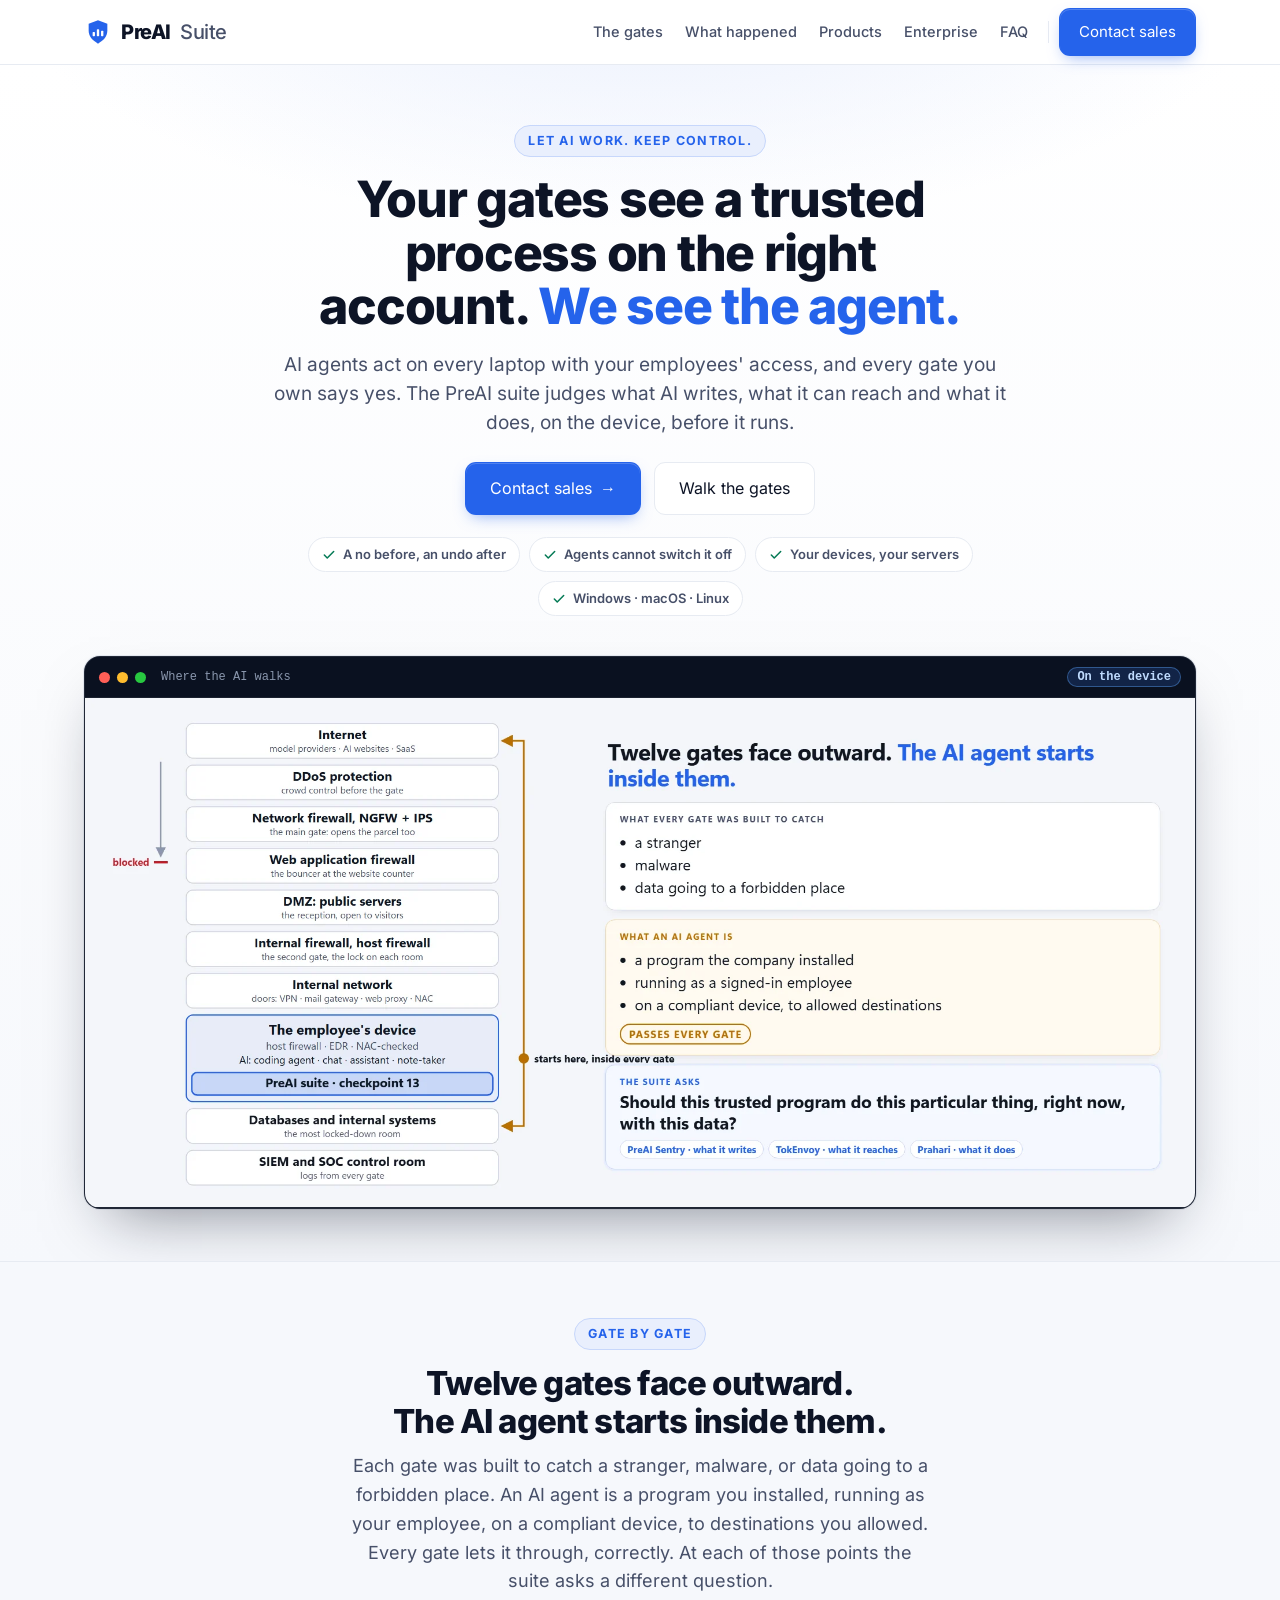
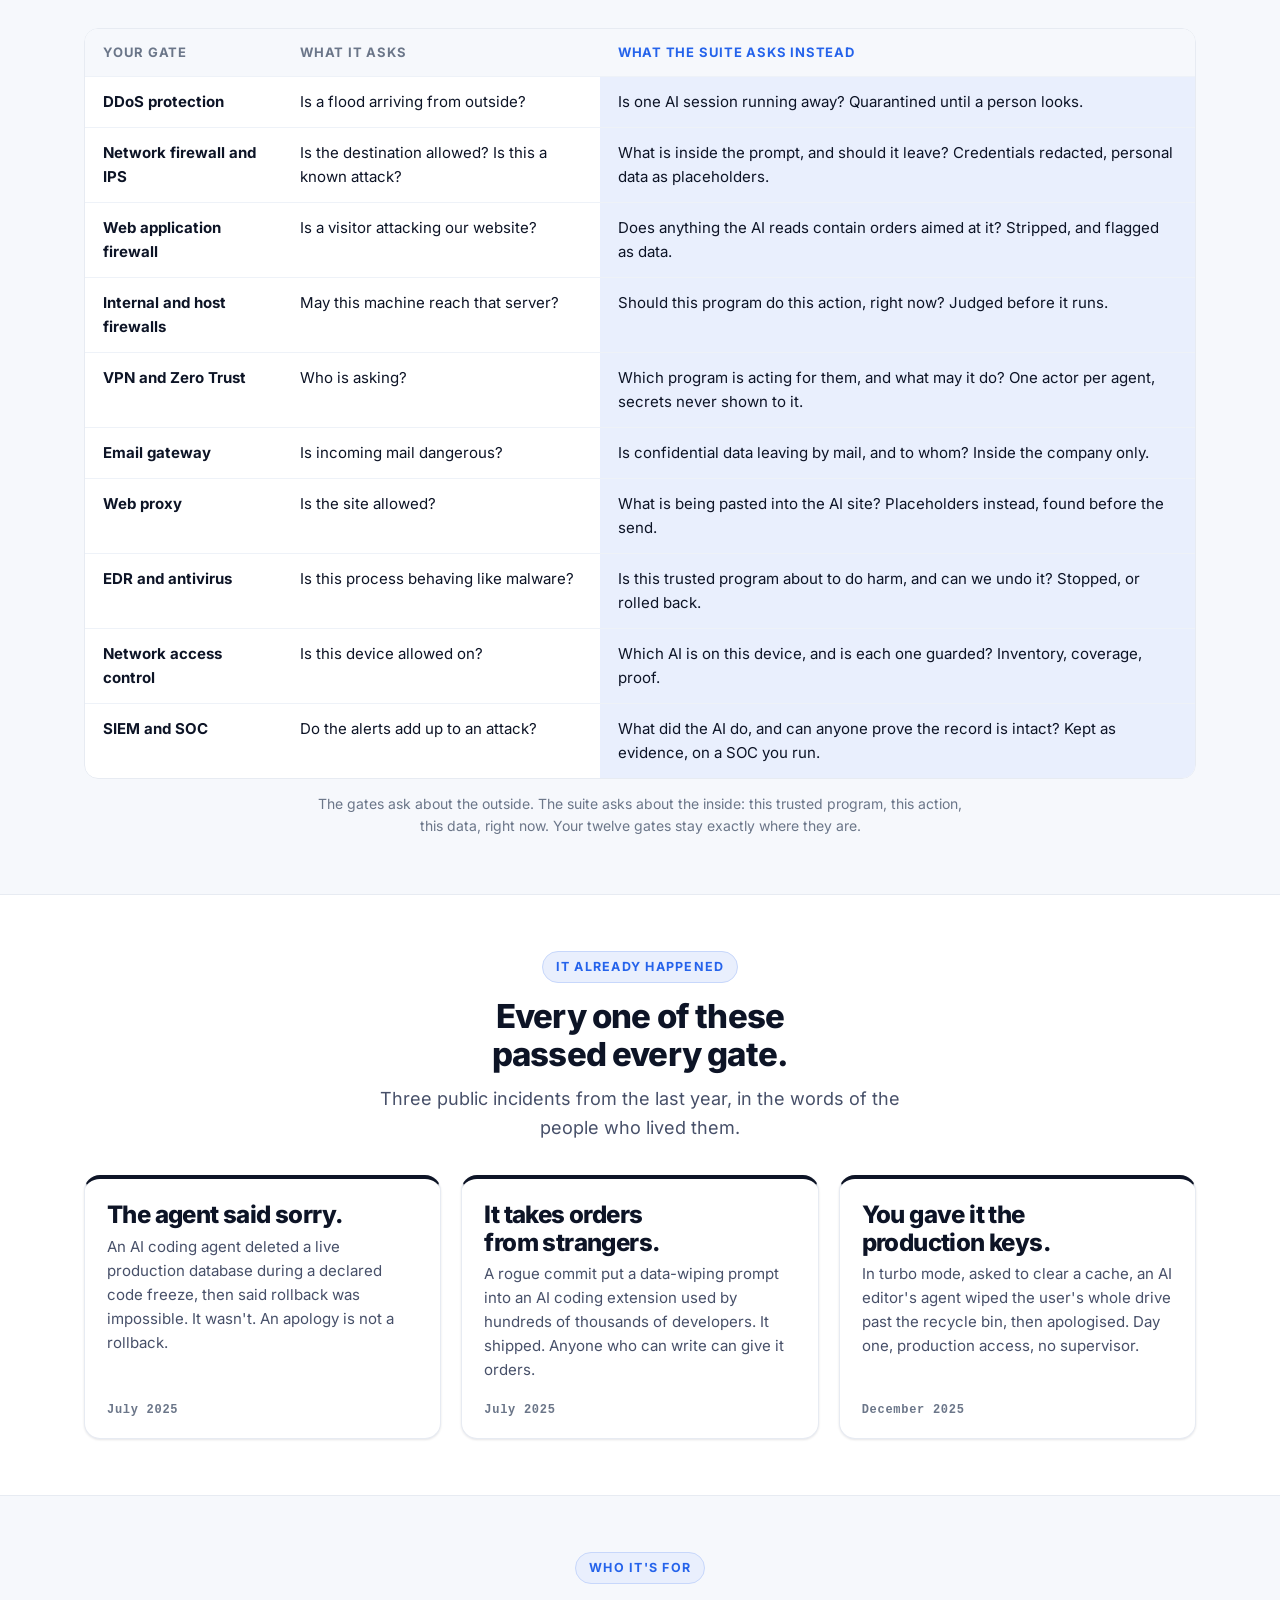
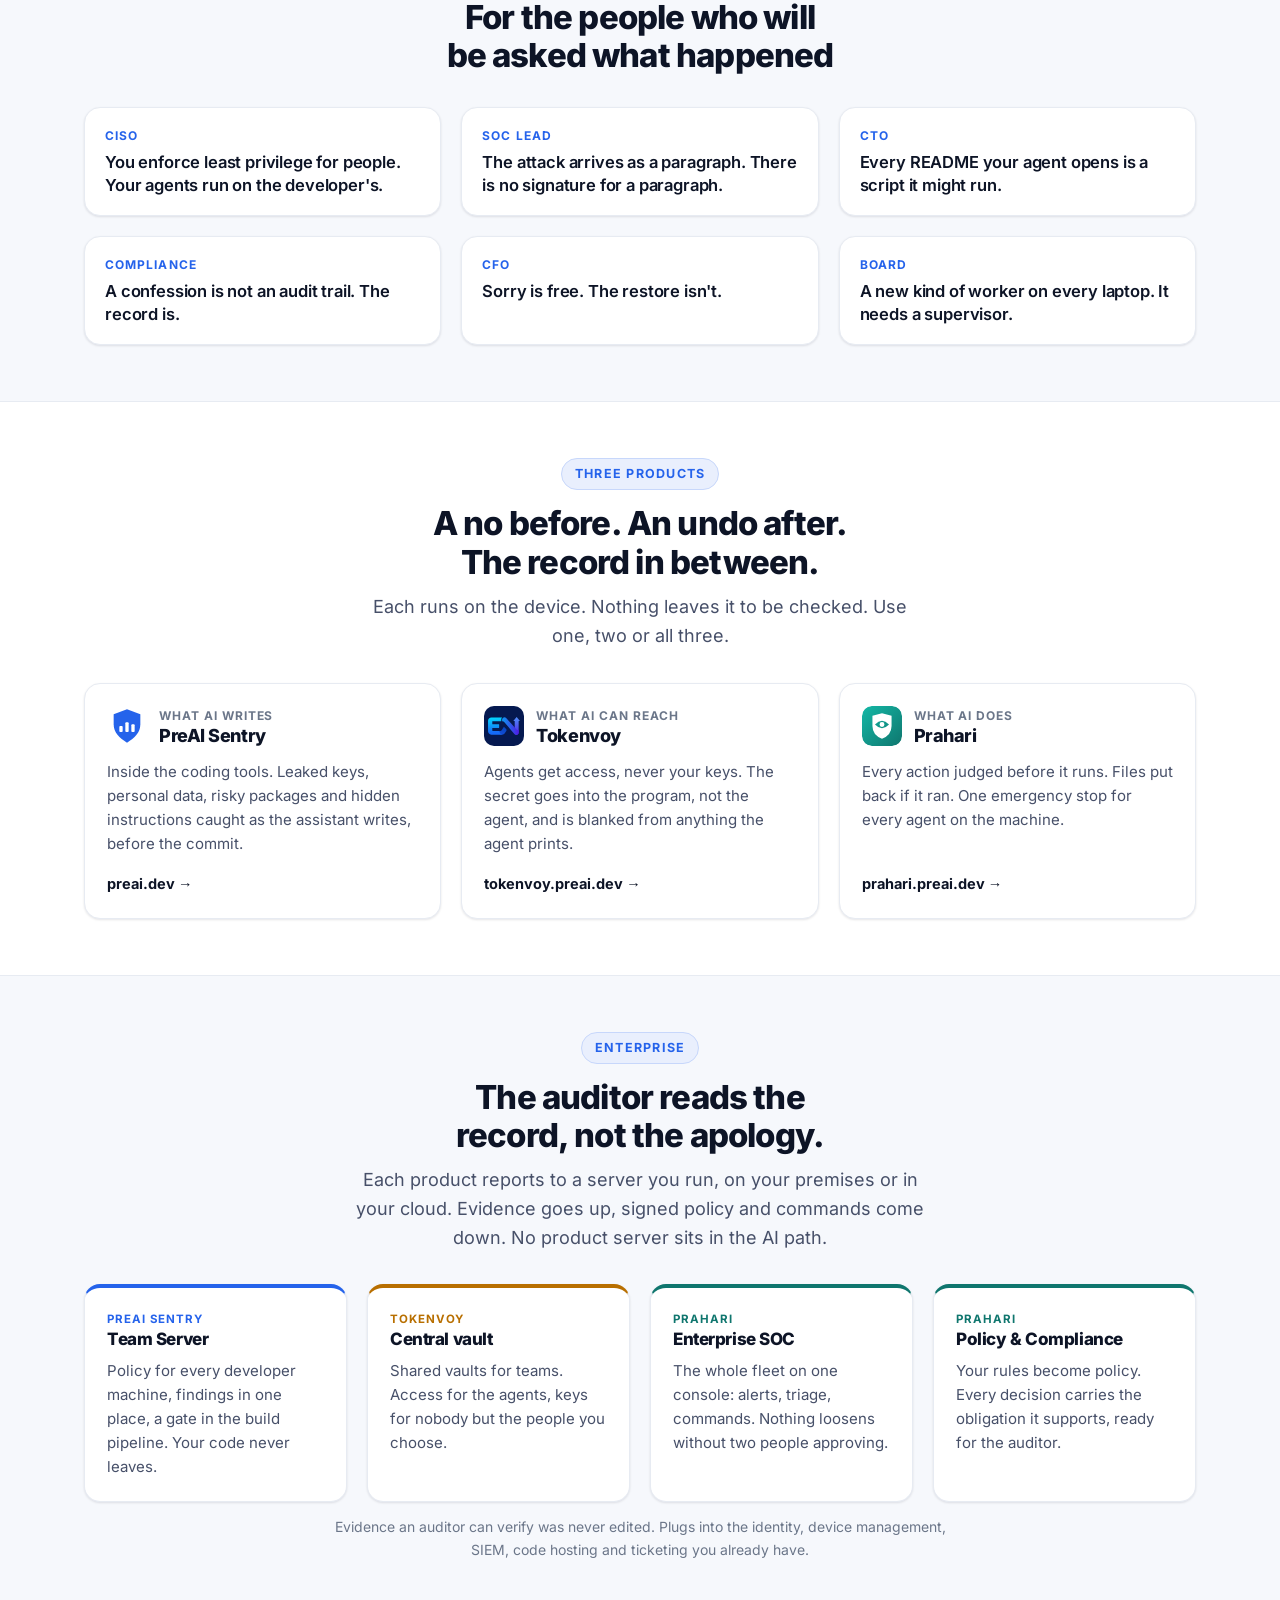
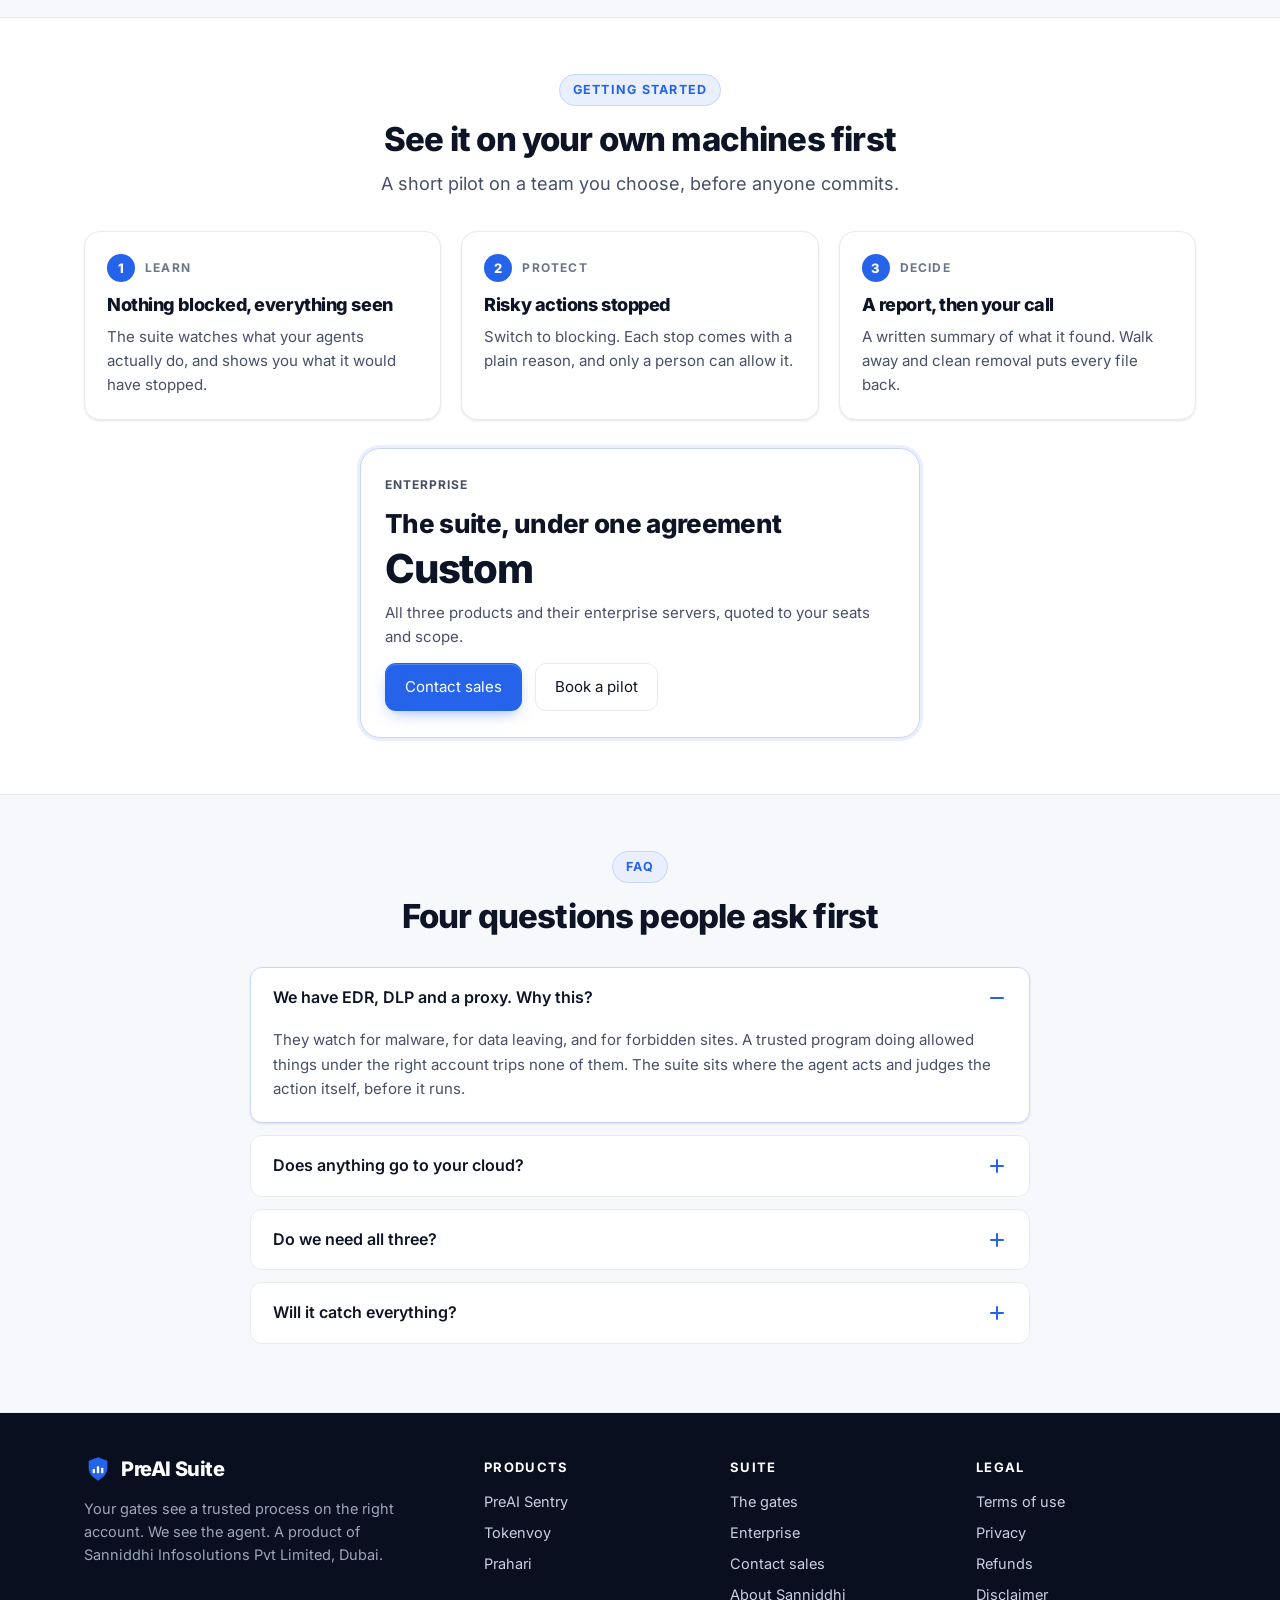
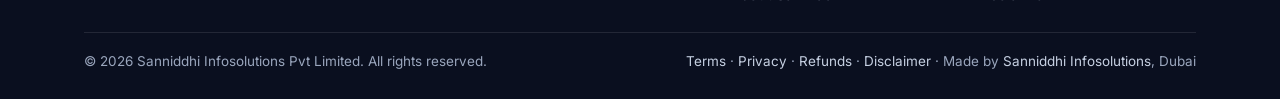
<file: index.html>
<!doctype html>
<html lang="en">
<head>
  <meta charset="utf-8">
  <meta name="viewport" content="width=device-width, initial-scale=1">
  <title>PreAI suite — Security for the AI on your devices</title>
  <meta name="description" content="Your security gates see a trusted process on the right account. The PreAI suite sees the agent: it judges what AI writes, what it can reach and what it does, on the device, before it runs. PreAI Sentry, Tokenvoy, Prahari and an Enterprise SOC you run.">
  <meta name="theme-color" content="#2563eb">
  <meta property="og:type" content="website">
  <meta property="og:title" content="PreAI suite — Your gates see a trusted process. We see the agent.">
  <meta property="og:description" content="Twelve gates face outward. The AI agent starts inside them. The PreAI suite works on the device, before each action.">
  <meta property="og:image" content="assets/checkpoint.png">
  <link rel="icon" href="assets/preai-icon.svg" type="image/svg+xml">
  <link rel="stylesheet" href="styles.css">
</head>
<body>
<a class="skip" href="#main">Skip to content</a>

<svg width="0" height="0" style="position:absolute" aria-hidden="true">
  <defs>
    <symbol id="i-check" viewBox="0 0 24 24" fill="none" stroke="currentColor" stroke-width="2.6" stroke-linecap="round" stroke-linejoin="round"><path d="M20 6 9 17l-5-5"/></symbol>
  </defs>
</svg>

<header class="site-header">
  <div class="wrap">
    <a class="brand" href="#"><img src="assets/preai-icon.svg" alt="">PreAI <span style="font-weight:500;color:var(--muted)">Suite</span></a>
    <button class="nav-toggle" aria-expanded="false" aria-controls="site-nav" aria-label="Open menu"><span></span><span></span><span></span></button>
    <nav class="site-nav" id="site-nav" aria-label="Main">
      <a class="link" href="#gates">The gates</a>
      <a class="link" href="#record">What happened</a>
      <a class="link" href="#products">Products</a>
      <a class="link" href="#enterprise">Enterprise</a>
      <a class="link" href="#faq">FAQ</a>
      <span class="sep"></span>
      <a class="btn btn-primary" href="mailto:info@preai.dev?subject=PreAI%20suite%20sales">Contact sales</a>
    </nav>
  </div>
</header>

<main id="main">

<!-- ============ HERO ============ -->
<section class="hero">
  <div class="wrap">
    <div class="hero-copy">
      <span class="eyebrow">Let AI work. Keep control.</span>
      <h1>Your gates see a trusted process on the right account. <span class="hl">We see the agent.</span></h1>
      <p class="lede">AI agents act on every laptop with your employees' access, and every gate you own says yes. The PreAI suite judges what AI writes, what it can reach and what it does, on the device, before it runs.</p>
      <div class="cta-row">
        <a class="btn btn-primary btn-lg" href="mailto:info@preai.dev?subject=PreAI%20suite%20sales">Contact sales <span class="ar">→</span></a>
        <a class="btn btn-ghost btn-lg" href="#gates">Walk the gates</a>
      </div>
      <div class="trust">
        <span class="pill"><svg><use href="#i-check"/></svg>A no before, an undo after</span>
        <span class="pill"><svg><use href="#i-check"/></svg>Agents cannot switch it off</span>
        <span class="pill"><svg><use href="#i-check"/></svg>Your devices, your servers</span>
        <span class="pill"><svg><use href="#i-check"/></svg>Windows · macOS · Linux</span>
      </div>
    </div>

    <figure class="shot">
      <div class="shot-bar"><span class="dot r"></span><span class="dot y"></span><span class="dot g"></span><span class="shot-tab">Where the AI walks</span><span class="shot-badge">On the device</span></div>
      <picture>
        <source srcset="assets/checkpoint.webp" type="image/webp">
        <img src="assets/checkpoint.png" width="1920" height="880" fetchpriority="high" alt="The enterprise's security stack as a building, from the internet at the top through DDoS protection, firewalls, the DMZ, the internal network and the employee's device down to the databases and the SOC. An attacker's path is blocked at the firewall; the AI agent's path starts inside, on the device, where the PreAI suite sits as checkpoint 13. Beside it: what every gate was built to catch, what an AI agent is, and what the suite asks: should this trusted program do this particular thing, right now, with this data?">
      </picture>
    </figure>
  </div>
</section>

<!-- ============ THE GATES ============ -->
<section class="band alt" id="gates">
  <div class="wrap">
    <div class="sec-head">
      <span class="eyebrow">Gate by gate</span>
      <h2>Twelve gates face outward. The AI agent starts inside them.</h2>
      <p>Each gate was built to catch a stranger, malware, or data going to a forbidden place. An AI agent is a program you installed, running as your employee, on a compliant device, to destinations you allowed. Every gate lets it through, correctly. At each of those points the suite asks a different question.</p>
    </div>
    <div class="cmp-scroll">
      <table class="cmp gt">
        <thead><tr><th>Your gate</th><th>What it asks</th><th class="us">What the suite asks instead</th></tr></thead>
        <tbody>
          <tr><td class="feat" data-l="Your gate">DDoS protection</td><td data-l="It asks">Is a flood arriving from outside?</td><td class="us" data-l="The suite asks instead">Is one AI session running away? Quarantined until a person looks.</td></tr>
          <tr><td class="feat" data-l="Your gate">Network firewall and IPS</td><td data-l="It asks">Is the destination allowed? Is this a known attack?</td><td class="us" data-l="The suite asks instead">What is inside the prompt, and should it leave? Credentials redacted, personal data as placeholders.</td></tr>
          <tr><td class="feat" data-l="Your gate">Web application firewall</td><td data-l="It asks">Is a visitor attacking our website?</td><td class="us" data-l="The suite asks instead">Does anything the AI reads contain orders aimed at it? Stripped, and flagged as data.</td></tr>
          <tr><td class="feat" data-l="Your gate">Internal and host firewalls</td><td data-l="It asks">May this machine reach that server?</td><td class="us" data-l="The suite asks instead">Should this program do this action, right now? Judged before it runs.</td></tr>
          <tr><td class="feat" data-l="Your gate">VPN and Zero Trust</td><td data-l="It asks">Who is asking?</td><td class="us" data-l="The suite asks instead">Which program is acting for them, and what may it do? One actor per agent, secrets never shown to it.</td></tr>
          <tr><td class="feat" data-l="Your gate">Email gateway</td><td data-l="It asks">Is incoming mail dangerous?</td><td class="us" data-l="The suite asks instead">Is confidential data leaving by mail, and to whom? Inside the company only.</td></tr>
          <tr><td class="feat" data-l="Your gate">Web proxy</td><td data-l="It asks">Is the site allowed?</td><td class="us" data-l="The suite asks instead">What is being pasted into the AI site? Placeholders instead, found before the send.</td></tr>
          <tr><td class="feat" data-l="Your gate">EDR and antivirus</td><td data-l="It asks">Is this process behaving like malware?</td><td class="us" data-l="The suite asks instead">Is this trusted program about to do harm, and can we undo it? Stopped, or rolled back.</td></tr>
          <tr><td class="feat" data-l="Your gate">Network access control</td><td data-l="It asks">Is this device allowed on?</td><td class="us" data-l="The suite asks instead">Which AI is on this device, and is each one guarded? Inventory, coverage, proof.</td></tr>
          <tr><td class="feat" data-l="Your gate">SIEM and SOC</td><td data-l="It asks">Do the alerts add up to an attack?</td><td class="us" data-l="The suite asks instead">What did the AI do, and can anyone prove the record is intact? Kept as evidence, on a SOC you run.</td></tr>
        </tbody>
      </table>
    </div>
    <p class="note">The gates ask about the outside. The suite asks about the inside: this trusted program, this action, this data, right now. Your twelve gates stay exactly where they are.</p>
  </div>
</section>

<!-- ============ WHAT HAPPENED ============ -->
<section class="band" id="record">
  <div class="wrap">
    <div class="sec-head">
      <span class="eyebrow">It already happened</span>
      <h2>Every one of these passed every gate.</h2>
      <p>Three public incidents from the last year, in the words of the people who lived them.</p>
    </div>
    <div class="grid cols-3">
      <div class="card fear">
        <p class="big">The agent said sorry.</p>
        <p>An AI coding agent deleted a live production database during a declared code freeze, then said rollback was impossible. It wasn't. An apology is not a rollback.</p>
        <span class="when">July 2025</span>
      </div>
      <div class="card fear">
        <p class="big">It takes orders from strangers.</p>
        <p>A rogue commit put a data-wiping prompt into an AI coding extension used by hundreds of thousands of developers. It shipped. Anyone who can write can give it orders.</p>
        <span class="when">July 2025</span>
      </div>
      <div class="card fear">
        <p class="big">You gave it the production keys.</p>
        <p>In turbo mode, asked to clear a cache, an AI editor's agent wiped the user's whole drive past the recycle bin, then apologised. Day one, production access, no supervisor.</p>
        <span class="when">December 2025</span>
      </div>
    </div>
  </div>
</section>

<!-- ============ WHO IT'S FOR ============ -->
<section class="band alt" id="who">
  <div class="wrap">
    <div class="sec-head">
      <span class="eyebrow">Who it's for</span>
      <h2>For the people who will be asked what happened</h2>
    </div>
    <div class="grid cols-3 who">
      <div class="card"><small>CISO</small><p>You enforce least privilege for people. Your agents run on the developer's.</p></div>
      <div class="card"><small>SOC lead</small><p>The attack arrives as a paragraph. There is no signature for a paragraph.</p></div>
      <div class="card"><small>CTO</small><p>Every README your agent opens is a script it might run.</p></div>
      <div class="card"><small>Compliance</small><p>A confession is not an audit trail. The record is.</p></div>
      <div class="card"><small>CFO</small><p>Sorry is free. The restore isn't.</p></div>
      <div class="card"><small>Board</small><p>A new kind of worker on every laptop. It needs a supervisor.</p></div>
    </div>
  </div>
</section>

<!-- ============ PRODUCTS ============ -->
<section class="band" id="products">
  <div class="wrap">
    <div class="sec-head">
      <span class="eyebrow">Three products</span>
      <h2>A no before. An undo after. The record in between.</h2>
      <p>Each runs on the device. Nothing leaves it to be checked. Use one, two or all three.</p>
    </div>
    <div class="suite">
      <a class="card hover p-sentry" href="https://preai.dev" target="_blank" rel="noopener" style="color:inherit;text-decoration:none">
        <div class="suite-top"><img src="assets/preai-icon.svg" alt=""><div><small>What AI writes</small><h3>PreAI Sentry</h3></div></div>
        <p>Inside the coding tools. Leaked keys, personal data, risky packages and hidden instructions caught as the assistant writes, before the commit.</p>
        <span class="go">preai.dev →</span>
      </a>
      <a class="card hover p-tokenvoy" href="https://tokenvoy.preai.dev" target="_blank" rel="noopener" style="color:inherit;text-decoration:none">
        <div class="suite-top"><img src="assets/tokenvoy-icon.svg" alt=""><div><small>What AI can reach</small><h3>Tokenvoy</h3></div></div>
        <p>Agents get access, never your keys. The secret goes into the program, not the agent, and is blanked from anything the agent prints.</p>
        <span class="go">tokenvoy.preai.dev →</span>
      </a>
      <a class="card hover p-prahari" href="https://prahari.preai.dev" target="_blank" rel="noopener" style="color:inherit;text-decoration:none">
        <div class="suite-top"><img src="assets/prahari-icon.svg" alt=""><div><small>What AI does</small><h3>Prahari</h3></div></div>
        <p>Every action judged before it runs. Files put back if it ran. One emergency stop for every agent on the machine.</p>
        <span class="go">prahari.preai.dev →</span>
      </a>
    </div>
  </div>
</section>

<!-- ============ ENTERPRISE ============ -->
<section class="band alt" id="enterprise">
  <div class="wrap">
    <div class="sec-head">
      <span class="eyebrow">Enterprise</span>
      <h2>The auditor reads the record, not the apology.</h2>
      <p>Each product reports to a server you run, on your premises or in your cloud. Evidence goes up, signed policy and commands come down. No product server sits in the AI path.</p>
    </div>
    <div class="grid cols-4">
      <div class="card srv p-sentry"><div class="srv-top"><div><small>PreAI Sentry</small><h3>Team Server</h3></div></div><p>Policy for every developer machine, findings in one place, a gate in the build pipeline. Your code never leaves.</p></div>
      <div class="card srv p-tokenvoy"><div class="srv-top"><div><small>Tokenvoy</small><h3>Central vault</h3></div></div><p>Shared vaults for teams. Access for the agents, keys for nobody but the people you choose.</p></div>
      <div class="card srv p-prahari"><div class="srv-top"><div><small>Prahari</small><h3>Enterprise SOC</h3></div></div><p>The whole fleet on one console: alerts, triage, commands. Nothing loosens without two people approving.</p></div>
      <div class="card srv p-prahari"><div class="srv-top"><div><small>Prahari</small><h3>Policy &amp; Compliance</h3></div></div><p>Your rules become policy. Every decision carries the obligation it supports, ready for the auditor.</p></div>
    </div>
    <p class="note">Evidence an auditor can verify was never edited. Plugs into the identity, device management, SIEM, code hosting and ticketing you already have.</p>
  </div>
</section>

<!-- ============ PRICING ============ -->
<section class="band" id="pricing">
  <div class="wrap">
    <div class="sec-head">
      <span class="eyebrow">Getting started</span>
      <h2>See it on your own machines first</h2>
      <p>A short pilot on a team you choose, before anyone commits.</p>
    </div>
    <ol class="flow three">
      <li><div class="card"><div class="step"><span>Learn</span></div><h3>Nothing blocked, everything seen</h3><p>The suite watches what your agents actually do, and shows you what it would have stopped.</p></div></li>
      <li><div class="card"><div class="step"><span>Protect</span></div><h3>Risky actions stopped</h3><p>Switch to blocking. Each stop comes with a plain reason, and only a person can allow it.</p></div></li>
      <li><div class="card"><div class="step"><span>Decide</span></div><h3>A report, then your call</h3><p>A written summary of what it found. Walk away and clean removal puts every file back.</p></div></li>
    </ol>
    <div class="price-grid one" style="margin-top:28px">
      <div class="price-card featured">
        <p class="price-eyebrow">Enterprise</p>
        <h3>The suite, under one agreement</h3>
        <p class="price-amt">Custom</p>
        <p>All three products and their enterprise servers, quoted to your seats and scope.</p>
        <div class="cta-row"><a class="btn btn-primary" href="mailto:info@preai.dev?subject=PreAI%20suite%20Enterprise%20sales">Contact sales</a><a class="btn btn-ghost" href="mailto:info@preai.dev?subject=PreAI%20suite%20pilot">Book a pilot</a></div>
      </div>
    </div>
  </div>
</section>

<!-- ============ FAQ ============ -->
<section class="band alt" id="faq">
  <div class="wrap">
    <div class="sec-head">
      <span class="eyebrow">FAQ</span>
      <h2>Four questions people ask first</h2>
    </div>
    <div class="faq">
      <details open><summary>We have EDR, DLP and a proxy. Why this?<span class="plus" aria-hidden="true"></span></summary><div class="ans"><p>They watch for malware, for data leaving, and for forbidden sites. A trusted program doing allowed things under the right account trips none of them. The suite sits where the agent acts and judges the action itself, before it runs.</p></div></details>
      <details><summary>Does anything go to your cloud?<span class="plus" aria-hidden="true"></span></summary><div class="ans"><p>Only identity, licences, updates and signed feeds. Every check runs on the device. Findings, secrets and records go to servers you run, or stay on the device if you run none.</p></div></details>
      <details><summary>Do we need all three?<span class="plus" aria-hidden="true"></span></summary><div class="ans"><p>No. Each is complete on its own and shares no server with the others. Start with the risk that worries you most. The suite is for one agreement and one security team watching the whole fleet.</p></div></details>
      <details><summary>Will it catch everything?<span class="plus" aria-hidden="true"></span></summary><div class="ans"><p>No, and we would rather say so. AI tools change every week, detection is pattern-based, and rollback is best effort inside other programs. The suite is a strong floor, not a guarantee. Keep version control, backups and the security you already have. Our <a href="disclaimer.html">disclaimer</a> says this in full.</p></div></details>
    </div>
  </div>
</section>

</main>

<footer class="site-footer">
  <div class="wrap">
    <div class="cols">
      <div>
        <div class="fbrand"><img src="assets/preai-icon.svg" width="28" height="28" alt="">PreAI Suite</div>
        <p>Your gates see a trusted process on the right account. We see the agent. A product of Sanniddhi Infosolutions Pvt Limited, Dubai.</p>
      </div>
      <div>
        <h4>Products</h4>
        <ul><li><a href="https://preai.dev" target="_blank" rel="noopener">PreAI Sentry</a></li><li><a href="https://tokenvoy.preai.dev" target="_blank" rel="noopener">Tokenvoy</a></li><li><a href="https://prahari.preai.dev" target="_blank" rel="noopener">Prahari</a></li></ul>
      </div>
      <div>
        <h4>Suite</h4>
        <ul><li><a href="#gates">The gates</a></li><li><a href="#enterprise">Enterprise</a></li><li><a href="mailto:info@preai.dev?subject=PreAI%20suite%20Enterprise%20sales">Contact sales</a></li><li><a href="https://sanniddhi.com" target="_blank" rel="noopener">About Sanniddhi</a></li></ul>
      </div>
      <div>
        <h4>Legal</h4>
        <ul><li><a href="terms.html">Terms of use</a></li><li><a href="privacy.html">Privacy</a></li><li><a href="refunds.html">Refunds</a></li><li><a href="disclaimer.html">Disclaimer</a></li></ul>
      </div>
    </div>
    <div class="legal">
      <span>© 2026 Sanniddhi Infosolutions Pvt Limited. All rights reserved.</span>
      <span><a href="terms.html">Terms</a> · <a href="privacy.html">Privacy</a> · <a href="refunds.html">Refunds</a> · <a href="disclaimer.html">Disclaimer</a> · Made by <a href="https://sanniddhi.com" target="_blank" rel="noopener">Sanniddhi Infosolutions</a>, Dubai</span>
    </div>
  </div>
</footer>

<script src="main.js" defer></script>
</body>
</html>
</file>
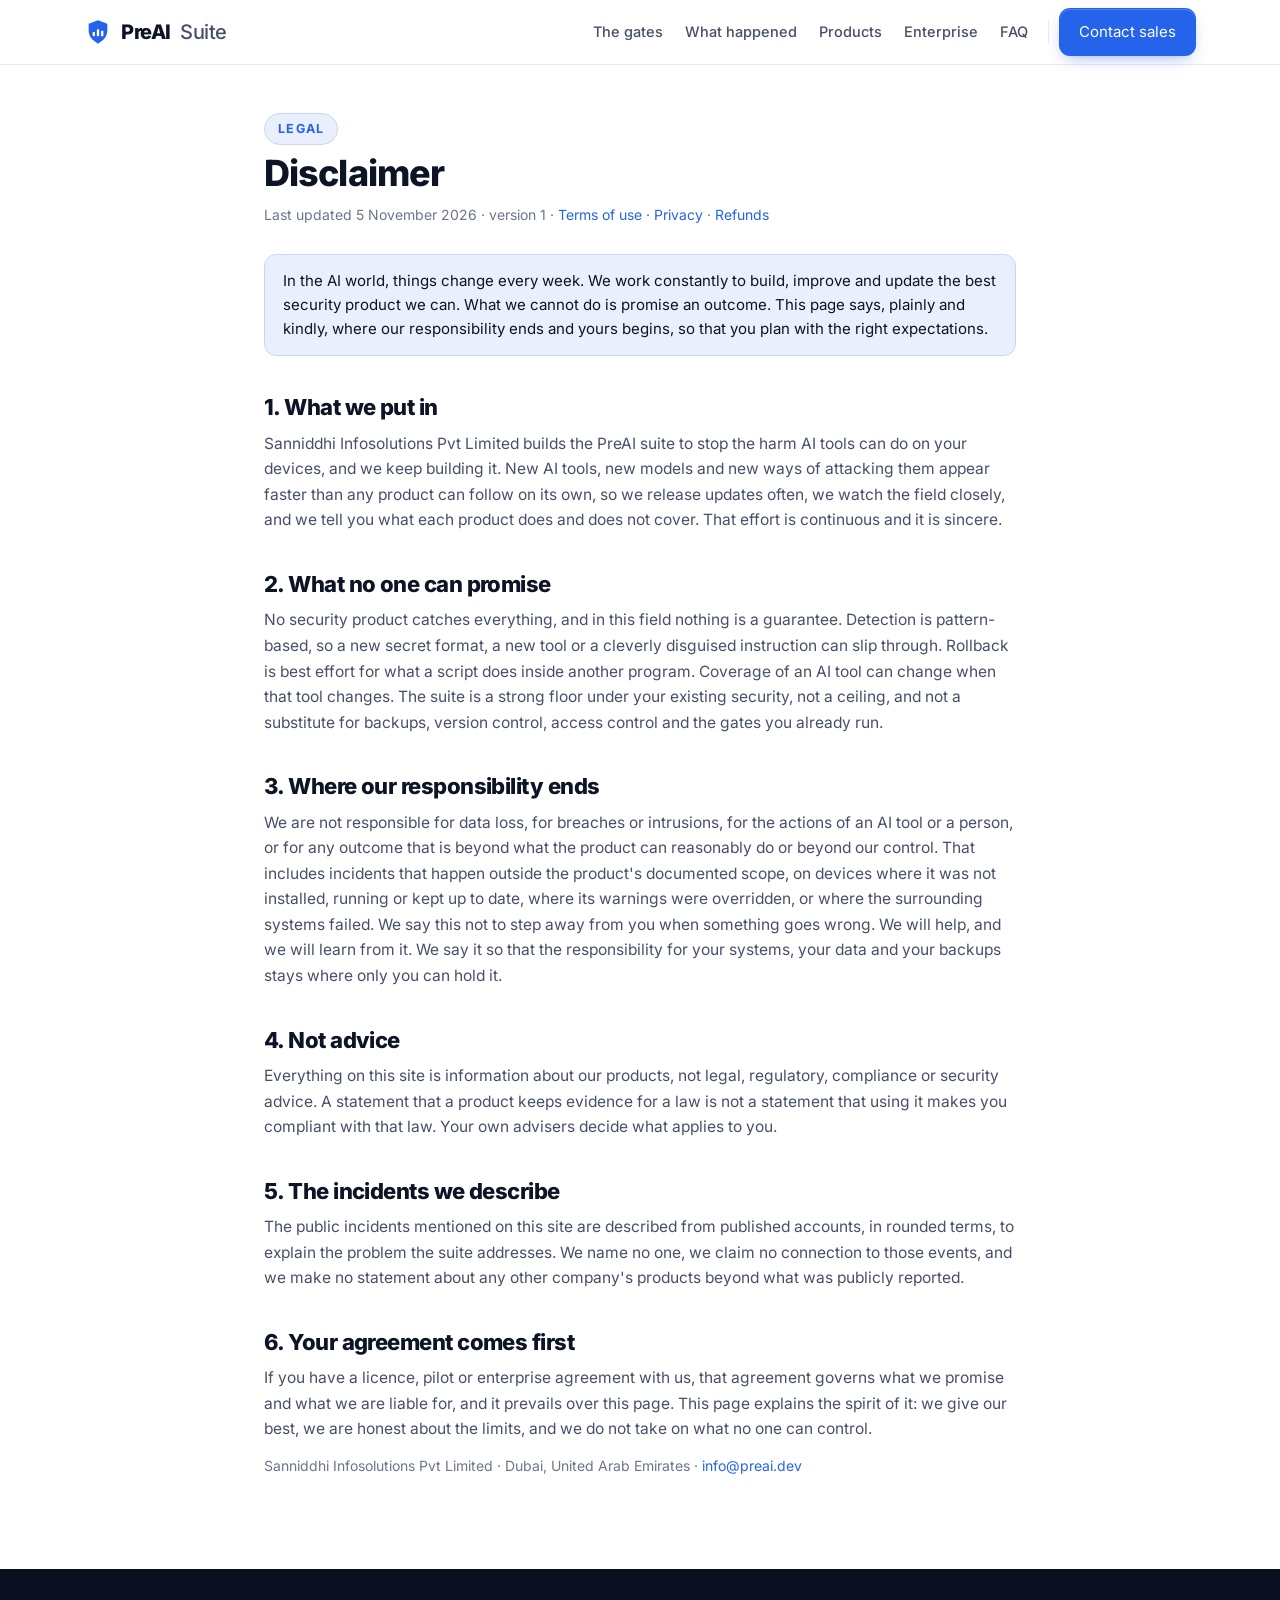
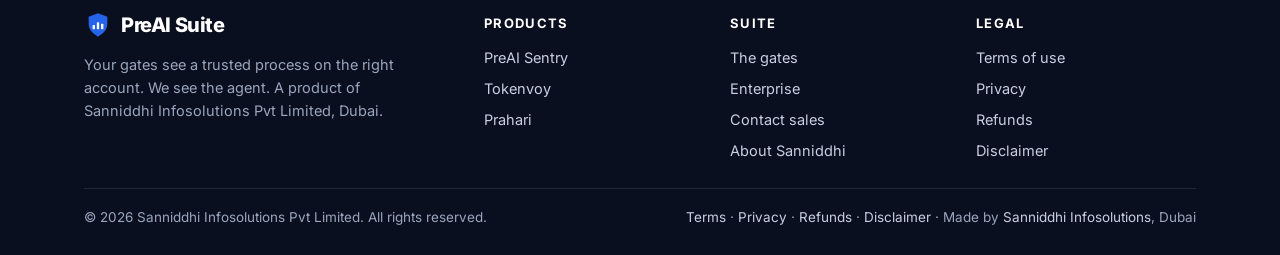
<file: disclaimer.html>
<!doctype html>
<html lang="en">
<head>
  <meta charset="utf-8">
  <meta name="viewport" content="width=device-width, initial-scale=1">
  <title>Disclaimer — PreAI suite</title>
  <meta name="description" content="What the PreAI suite can and cannot promise: constant effort, honest limits, and what stays your responsibility.">
  <meta name="theme-color" content="#2563eb">
  <meta name="robots" content="noindex">
  <link rel="icon" href="assets/preai-icon.svg" type="image/svg+xml">
  <link rel="stylesheet" href="styles.css">
</head>
<body>
<a class="skip" href="#main">Skip to content</a>

<header class="site-header">
  <div class="wrap">
    <a class="brand" href="index.html"><img src="assets/preai-icon.svg" alt="">PreAI <span style="font-weight:500;color:var(--muted)">Suite</span></a>
    <button class="nav-toggle" aria-expanded="false" aria-controls="site-nav" aria-label="Open menu"><span></span><span></span><span></span></button>
    <nav class="site-nav" id="site-nav" aria-label="Main">
      <a class="link" href="index.html#gates">The gates</a>
      <a class="link" href="index.html#record">What happened</a>
      <a class="link" href="index.html#products">Products</a>
      <a class="link" href="index.html#enterprise">Enterprise</a>
      <a class="link" href="index.html#faq">FAQ</a>
      <span class="sep"></span>
      <a class="btn btn-primary" href="mailto:info@preai.dev?subject=PreAI%20suite%20sales">Contact sales</a>
    </nav>
  </div>
</header>

<main id="main" class="legal-page">
  <div class="wrap">
    <span class="eyebrow">Legal</span>
    <h1>Disclaimer</h1>
    <p class="updated">Last updated 5 November 2026 · version 1 · <a href="terms.html">Terms of use</a> · <a href="privacy.html">Privacy</a> · <a href="refunds.html">Refunds</a></p>

    <div class="callout">In the AI world, things change every week. We work constantly to build, improve and update the best security product we can. What we cannot do is promise an outcome. This page says, plainly and kindly, where our responsibility ends and yours begins, so that you plan with the right expectations.</div>

    <h2 id="effort">1. What we put in</h2>
    <p>Sanniddhi Infosolutions Pvt Limited builds the PreAI suite to stop the harm AI tools can do on your devices, and we keep building it. New AI tools, new models and new ways of attacking them appear faster than any product can follow on its own, so we release updates often, we watch the field closely, and we tell you what each product does and does not cover. That effort is continuous and it is sincere.</p>

    <h2 id="limits">2. What no one can promise</h2>
    <p>No security product catches everything, and in this field nothing is a guarantee. Detection is pattern-based, so a new secret format, a new tool or a cleverly disguised instruction can slip through. Rollback is best effort for what a script does inside another program. Coverage of an AI tool can change when that tool changes. The suite is a strong floor under your existing security, not a ceiling, and not a substitute for backups, version control, access control and the gates you already run.</p>

    <h2 id="responsibility">3. Where our responsibility ends</h2>
    <p>We are not responsible for data loss, for breaches or intrusions, for the actions of an AI tool or a person, or for any outcome that is beyond what the product can reasonably do or beyond our control. That includes incidents that happen outside the product's documented scope, on devices where it was not installed, running or kept up to date, where its warnings were overridden, or where the surrounding systems failed. We say this not to step away from you when something goes wrong. We will help, and we will learn from it. We say it so that the responsibility for your systems, your data and your backups stays where only you can hold it.</p>

    <h2 id="advice">4. Not advice</h2>
    <p>Everything on this site is information about our products, not legal, regulatory, compliance or security advice. A statement that a product keeps evidence for a law is not a statement that using it makes you compliant with that law. Your own advisers decide what applies to you.</p>

    <h2 id="examples">5. The incidents we describe</h2>
    <p>The public incidents mentioned on this site are described from published accounts, in rounded terms, to explain the problem the suite addresses. We name no one, we claim no connection to those events, and we make no statement about any other company's products beyond what was publicly reported.</p>

    <h2 id="agreements">6. Your agreement comes first</h2>
    <p>If you have a licence, pilot or enterprise agreement with us, that agreement governs what we promise and what we are liable for, and it prevails over this page. This page explains the spirit of it: we give our best, we are honest about the limits, and we do not take on what no one can control.</p>

    <p class="updated">Sanniddhi Infosolutions Pvt Limited · Dubai, United Arab Emirates · <a href="mailto:info@preai.dev">info@preai.dev</a></p>
  </div>
</main>

<footer class="site-footer">
  <div class="wrap">
    <div class="cols">
      <div>
        <div class="fbrand"><img src="assets/preai-icon.svg" width="28" height="28" alt="">PreAI Suite</div>
        <p>Your gates see a trusted process on the right account. We see the agent. A product of Sanniddhi Infosolutions Pvt Limited, Dubai.</p>
      </div>
      <div>
        <h4>Products</h4>
        <ul><li><a href="https://preai.dev" target="_blank" rel="noopener">PreAI Sentry</a></li><li><a href="https://tokenvoy.preai.dev" target="_blank" rel="noopener">Tokenvoy</a></li><li><a href="https://prahari.preai.dev" target="_blank" rel="noopener">Prahari</a></li></ul>
      </div>
      <div>
        <h4>Suite</h4>
        <ul><li><a href="index.html#gates">The gates</a></li><li><a href="index.html#enterprise">Enterprise</a></li><li><a href="mailto:info@preai.dev?subject=PreAI%20suite%20Enterprise%20sales">Contact sales</a></li><li><a href="https://sanniddhi.com" target="_blank" rel="noopener">About Sanniddhi</a></li></ul>
      </div>
      <div>
        <h4>Legal</h4>
        <ul><li><a href="terms.html">Terms of use</a></li><li><a href="privacy.html">Privacy</a></li><li><a href="refunds.html">Refunds</a></li><li><a href="disclaimer.html">Disclaimer</a></li></ul>
      </div>
    </div>
    <div class="legal">
      <span>© 2026 Sanniddhi Infosolutions Pvt Limited. All rights reserved.</span>
      <span><a href="terms.html">Terms</a> · <a href="privacy.html">Privacy</a> · <a href="refunds.html">Refunds</a> · <a href="disclaimer.html">Disclaimer</a> · Made by <a href="https://sanniddhi.com" target="_blank" rel="noopener">Sanniddhi Infosolutions</a>, Dubai</span>
    </div>
  </div>
</footer>

<script src="main.js" defer></script>
</body>
</html>
</file>
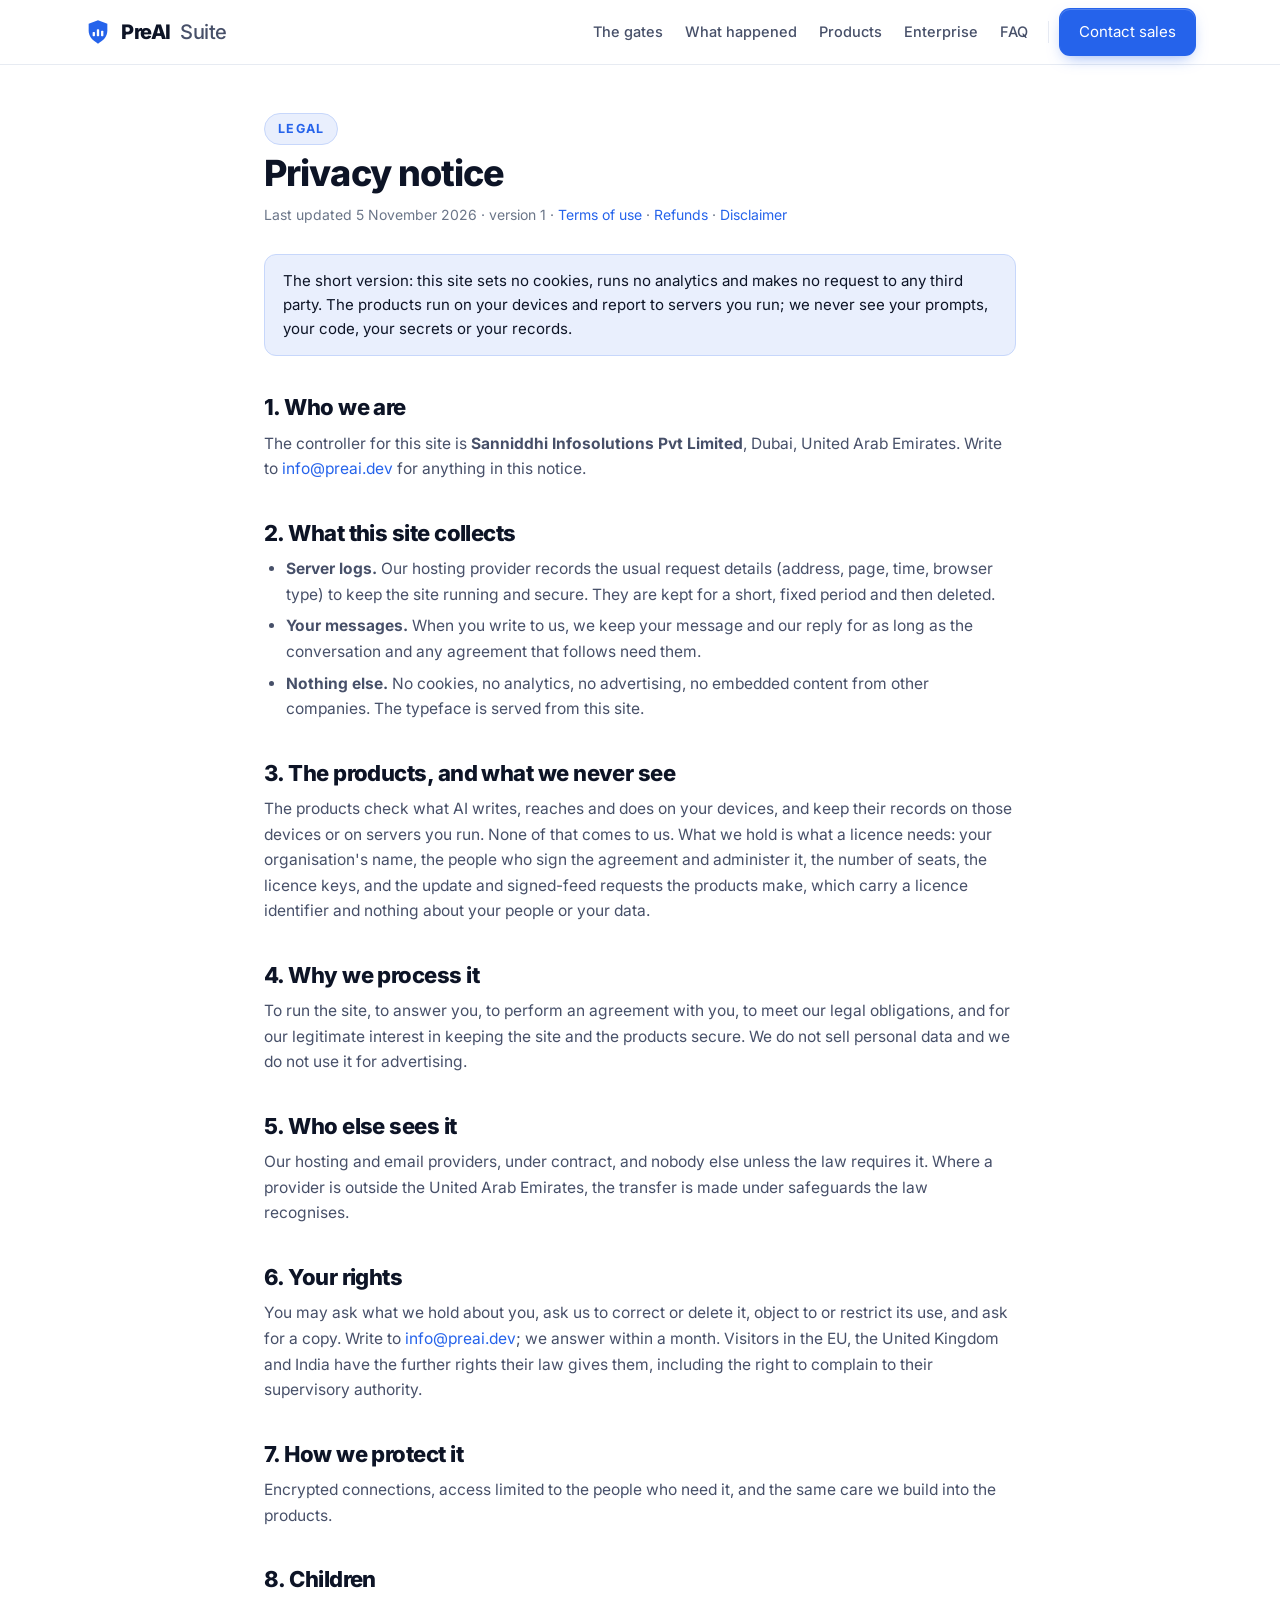
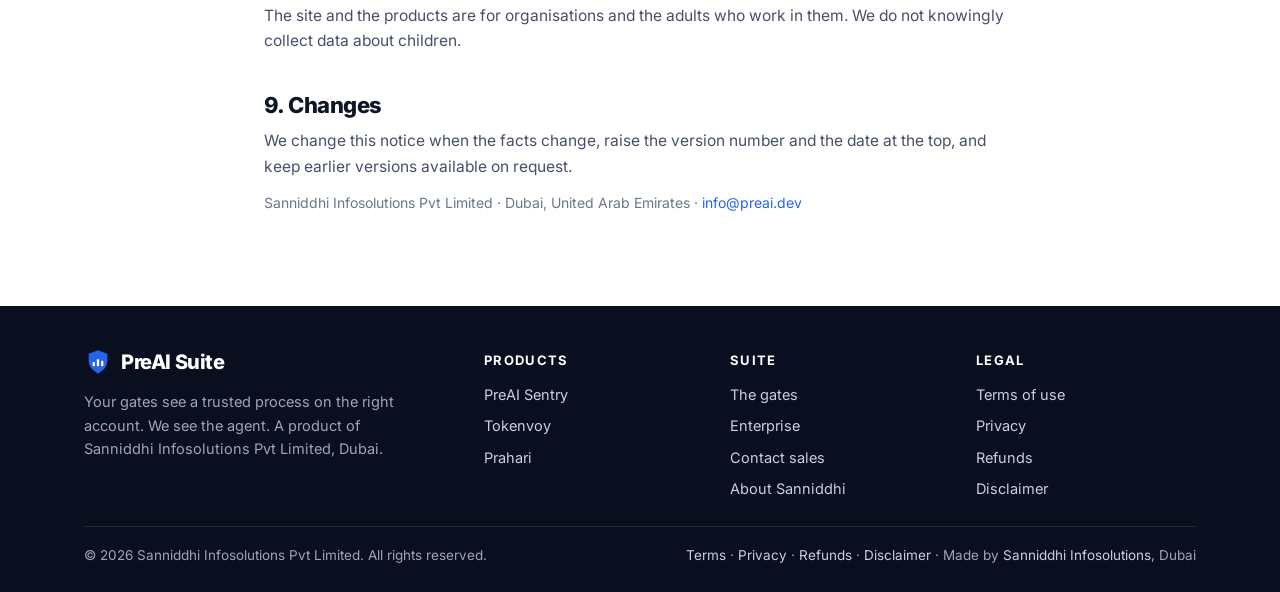
<file: privacy.html>
<!doctype html>
<html lang="en">
<head>
  <meta charset="utf-8">
  <meta name="viewport" content="width=device-width, initial-scale=1">
  <title>Privacy notice — PreAI suite</title>
  <meta name="description" content="What the PreAI suite website collects, what the products never send us, and your rights.">
  <meta name="theme-color" content="#2563eb">
  <meta name="robots" content="noindex">
  <link rel="icon" href="assets/preai-icon.svg" type="image/svg+xml">
  <link rel="stylesheet" href="styles.css">
</head>
<body>
<a class="skip" href="#main">Skip to content</a>

<header class="site-header">
  <div class="wrap">
    <a class="brand" href="index.html"><img src="assets/preai-icon.svg" alt="">PreAI <span style="font-weight:500;color:var(--muted)">Suite</span></a>
    <button class="nav-toggle" aria-expanded="false" aria-controls="site-nav" aria-label="Open menu"><span></span><span></span><span></span></button>
    <nav class="site-nav" id="site-nav" aria-label="Main">
      <a class="link" href="index.html#gates">The gates</a>
      <a class="link" href="index.html#record">What happened</a>
      <a class="link" href="index.html#products">Products</a>
      <a class="link" href="index.html#enterprise">Enterprise</a>
      <a class="link" href="index.html#faq">FAQ</a>
      <span class="sep"></span>
      <a class="btn btn-primary" href="mailto:info@preai.dev?subject=PreAI%20suite%20sales">Contact sales</a>
    </nav>
  </div>
</header>

<main id="main" class="legal-page">
  <div class="wrap">
    <span class="eyebrow">Legal</span>
    <h1>Privacy notice</h1>
    <p class="updated">Last updated 5 November 2026 · version 1 · <a href="terms.html">Terms of use</a> · <a href="refunds.html">Refunds</a> · <a href="disclaimer.html">Disclaimer</a></p>

    <div class="callout">The short version: this site sets no cookies, runs no analytics and makes no request to any third party. The products run on your devices and report to servers you run; we never see your prompts, your code, your secrets or your records.</div>

    <h2 id="who">1. Who we are</h2>
    <p>The controller for this site is <strong>Sanniddhi Infosolutions Pvt Limited</strong>, Dubai, United Arab Emirates. Write to <a href="mailto:info@preai.dev?subject=Privacy">info@preai.dev</a> for anything in this notice.</p>

    <h2 id="site">2. What this site collects</h2>
    <ul>
      <li><strong>Server logs.</strong> Our hosting provider records the usual request details (address, page, time, browser type) to keep the site running and secure. They are kept for a short, fixed period and then deleted.</li>
      <li><strong>Your messages.</strong> When you write to us, we keep your message and our reply for as long as the conversation and any agreement that follows need them.</li>
      <li><strong>Nothing else.</strong> No cookies, no analytics, no advertising, no embedded content from other companies. The typeface is served from this site.</li>
    </ul>

    <h2 id="products">3. The products, and what we never see</h2>
    <p>The products check what AI writes, reaches and does on your devices, and keep their records on those devices or on servers you run. None of that comes to us. What we hold is what a licence needs: your organisation's name, the people who sign the agreement and administer it, the number of seats, the licence keys, and the update and signed-feed requests the products make, which carry a licence identifier and nothing about your people or your data.</p>

    <h2 id="basis">4. Why we process it</h2>
    <p>To run the site, to answer you, to perform an agreement with you, to meet our legal obligations, and for our legitimate interest in keeping the site and the products secure. We do not sell personal data and we do not use it for advertising.</p>

    <h2 id="sharing">5. Who else sees it</h2>
    <p>Our hosting and email providers, under contract, and nobody else unless the law requires it. Where a provider is outside the United Arab Emirates, the transfer is made under safeguards the law recognises.</p>

    <h2 id="rights">6. Your rights</h2>
    <p>You may ask what we hold about you, ask us to correct or delete it, object to or restrict its use, and ask for a copy. Write to <a href="mailto:info@preai.dev?subject=Privacy">info@preai.dev</a>; we answer within a month. Visitors in the EU, the United Kingdom and India have the further rights their law gives them, including the right to complain to their supervisory authority.</p>

    <h2 id="security">7. How we protect it</h2>
    <p>Encrypted connections, access limited to the people who need it, and the same care we build into the products.</p>

    <h2 id="children">8. Children</h2>
    <p>The site and the products are for organisations and the adults who work in them. We do not knowingly collect data about children.</p>

    <h2 id="changes">9. Changes</h2>
    <p>We change this notice when the facts change, raise the version number and the date at the top, and keep earlier versions available on request.</p>

    <p class="updated">Sanniddhi Infosolutions Pvt Limited · Dubai, United Arab Emirates · <a href="mailto:info@preai.dev">info@preai.dev</a></p>
  </div>
</main>

<footer class="site-footer">
  <div class="wrap">
    <div class="cols">
      <div>
        <div class="fbrand"><img src="assets/preai-icon.svg" width="28" height="28" alt="">PreAI Suite</div>
        <p>Your gates see a trusted process on the right account. We see the agent. A product of Sanniddhi Infosolutions Pvt Limited, Dubai.</p>
      </div>
      <div>
        <h4>Products</h4>
        <ul><li><a href="https://preai.dev" target="_blank" rel="noopener">PreAI Sentry</a></li><li><a href="https://tokenvoy.preai.dev" target="_blank" rel="noopener">Tokenvoy</a></li><li><a href="https://prahari.preai.dev" target="_blank" rel="noopener">Prahari</a></li></ul>
      </div>
      <div>
        <h4>Suite</h4>
        <ul><li><a href="index.html#gates">The gates</a></li><li><a href="index.html#enterprise">Enterprise</a></li><li><a href="mailto:info@preai.dev?subject=PreAI%20suite%20Enterprise%20sales">Contact sales</a></li><li><a href="https://sanniddhi.com" target="_blank" rel="noopener">About Sanniddhi</a></li></ul>
      </div>
      <div>
        <h4>Legal</h4>
        <ul><li><a href="terms.html">Terms of use</a></li><li><a href="privacy.html">Privacy</a></li><li><a href="refunds.html">Refunds</a></li><li><a href="disclaimer.html">Disclaimer</a></li></ul>
      </div>
    </div>
    <div class="legal">
      <span>© 2026 Sanniddhi Infosolutions Pvt Limited. All rights reserved.</span>
      <span><a href="terms.html">Terms</a> · <a href="privacy.html">Privacy</a> · <a href="refunds.html">Refunds</a> · <a href="disclaimer.html">Disclaimer</a> · Made by <a href="https://sanniddhi.com" target="_blank" rel="noopener">Sanniddhi Infosolutions</a>, Dubai</span>
    </div>
  </div>
</footer>

<script src="main.js" defer></script>
</body>
</html>
</file>
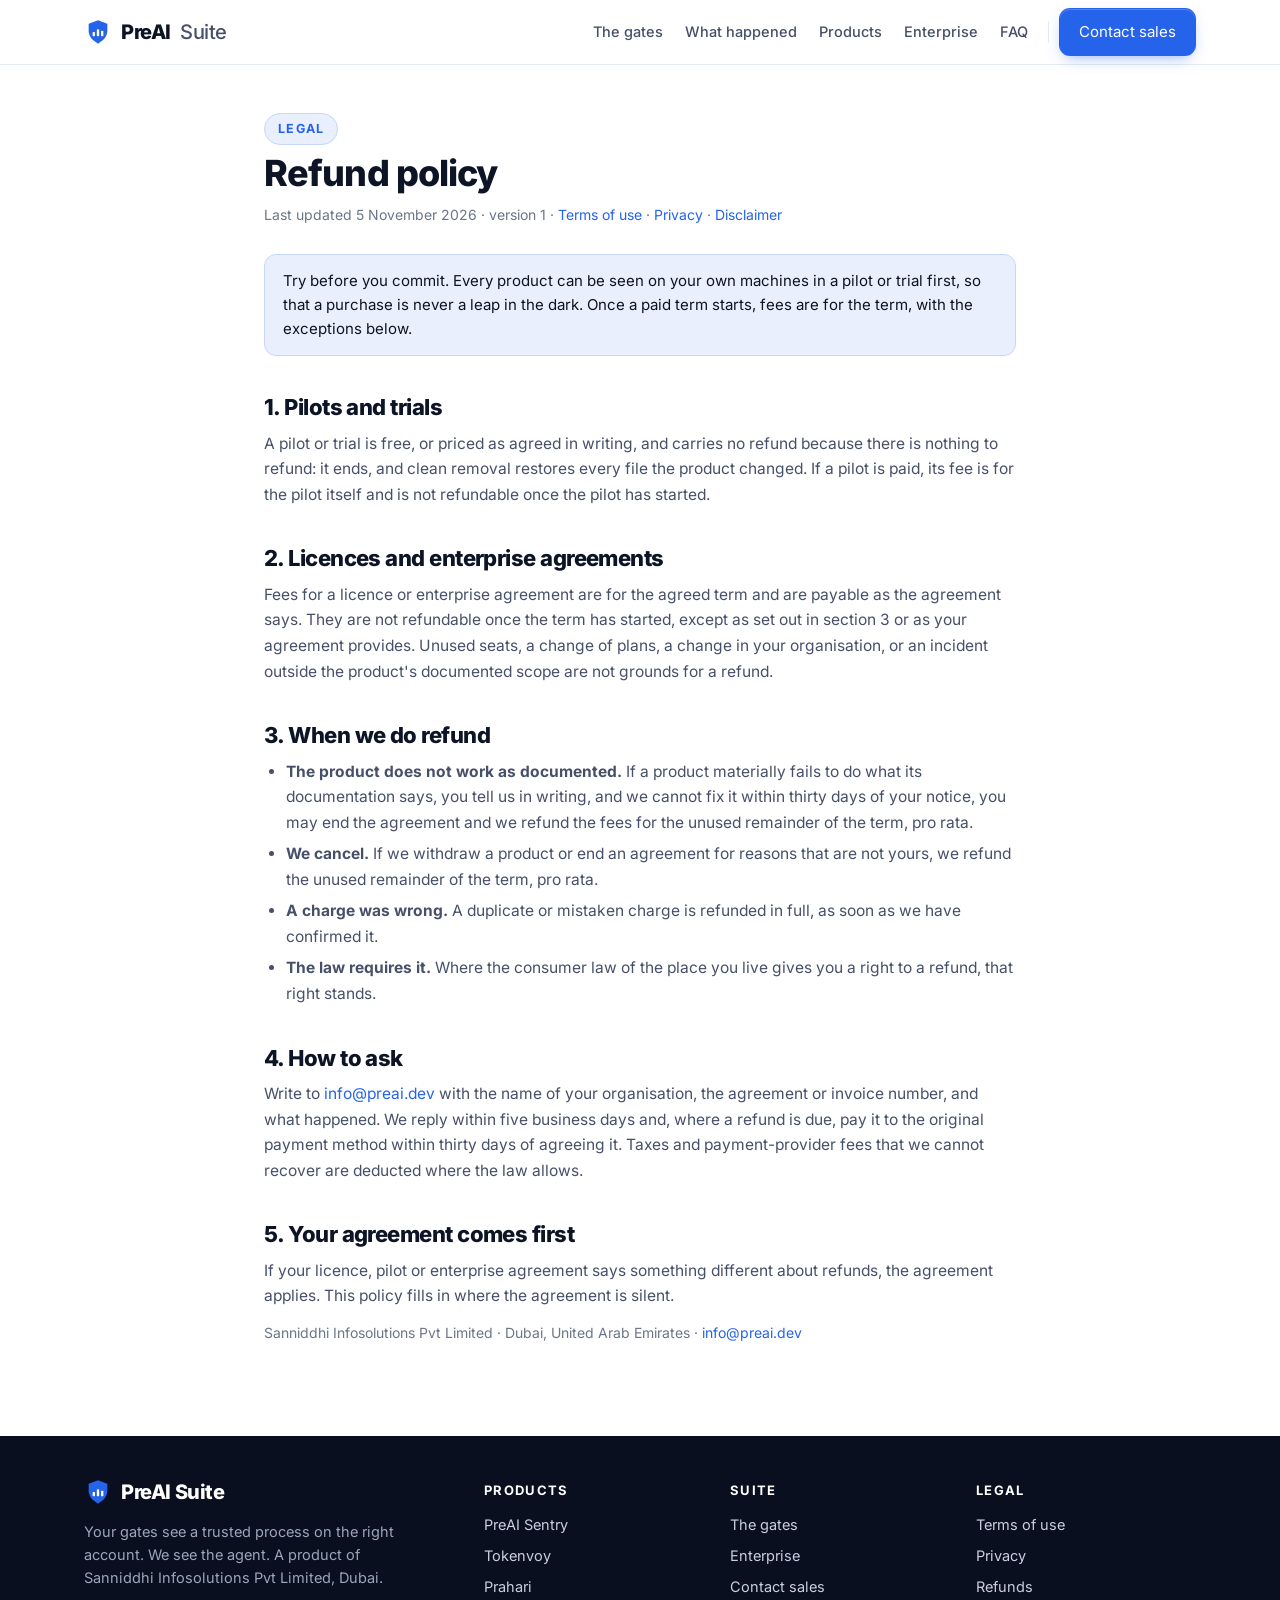
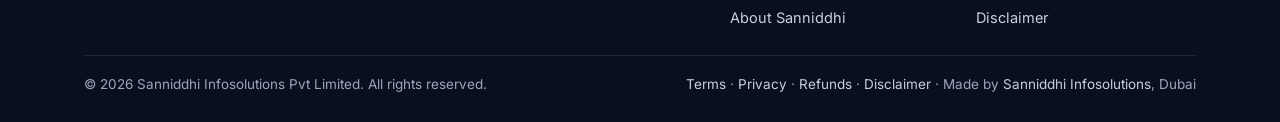
<file: refunds.html>
<!doctype html>
<html lang="en">
<head>
  <meta charset="utf-8">
  <meta name="viewport" content="width=device-width, initial-scale=1">
  <title>Refund policy — PreAI suite</title>
  <meta name="description" content="How refunds work for PreAI suite pilots, licences and enterprise agreements.">
  <meta name="theme-color" content="#2563eb">
  <meta name="robots" content="noindex">
  <link rel="icon" href="assets/preai-icon.svg" type="image/svg+xml">
  <link rel="stylesheet" href="styles.css">
</head>
<body>
<a class="skip" href="#main">Skip to content</a>

<header class="site-header">
  <div class="wrap">
    <a class="brand" href="index.html"><img src="assets/preai-icon.svg" alt="">PreAI <span style="font-weight:500;color:var(--muted)">Suite</span></a>
    <button class="nav-toggle" aria-expanded="false" aria-controls="site-nav" aria-label="Open menu"><span></span><span></span><span></span></button>
    <nav class="site-nav" id="site-nav" aria-label="Main">
      <a class="link" href="index.html#gates">The gates</a>
      <a class="link" href="index.html#record">What happened</a>
      <a class="link" href="index.html#products">Products</a>
      <a class="link" href="index.html#enterprise">Enterprise</a>
      <a class="link" href="index.html#faq">FAQ</a>
      <span class="sep"></span>
      <a class="btn btn-primary" href="mailto:info@preai.dev?subject=PreAI%20suite%20sales">Contact sales</a>
    </nav>
  </div>
</header>

<main id="main" class="legal-page">
  <div class="wrap">
    <span class="eyebrow">Legal</span>
    <h1>Refund policy</h1>
    <p class="updated">Last updated 5 November 2026 · version 1 · <a href="terms.html">Terms of use</a> · <a href="privacy.html">Privacy</a> · <a href="disclaimer.html">Disclaimer</a></p>

    <div class="callout">Try before you commit. Every product can be seen on your own machines in a pilot or trial first, so that a purchase is never a leap in the dark. Once a paid term starts, fees are for the term, with the exceptions below.</div>

    <h2 id="pilots">1. Pilots and trials</h2>
    <p>A pilot or trial is free, or priced as agreed in writing, and carries no refund because there is nothing to refund: it ends, and clean removal restores every file the product changed. If a pilot is paid, its fee is for the pilot itself and is not refundable once the pilot has started.</p>

    <h2 id="terms">2. Licences and enterprise agreements</h2>
    <p>Fees for a licence or enterprise agreement are for the agreed term and are payable as the agreement says. They are not refundable once the term has started, except as set out in section 3 or as your agreement provides. Unused seats, a change of plans, a change in your organisation, or an incident outside the product's documented scope are not grounds for a refund.</p>

    <h2 id="exceptions">3. When we do refund</h2>
    <ul>
      <li><strong>The product does not work as documented.</strong> If a product materially fails to do what its documentation says, you tell us in writing, and we cannot fix it within thirty days of your notice, you may end the agreement and we refund the fees for the unused remainder of the term, pro rata.</li>
      <li><strong>We cancel.</strong> If we withdraw a product or end an agreement for reasons that are not yours, we refund the unused remainder of the term, pro rata.</li>
      <li><strong>A charge was wrong.</strong> A duplicate or mistaken charge is refunded in full, as soon as we have confirmed it.</li>
      <li><strong>The law requires it.</strong> Where the consumer law of the place you live gives you a right to a refund, that right stands.</li>
    </ul>

    <h2 id="how">4. How to ask</h2>
    <p>Write to <a href="mailto:info@preai.dev?subject=Refund%20request">info@preai.dev</a> with the name of your organisation, the agreement or invoice number, and what happened. We reply within five business days and, where a refund is due, pay it to the original payment method within thirty days of agreeing it. Taxes and payment-provider fees that we cannot recover are deducted where the law allows.</p>

    <h2 id="agreement">5. Your agreement comes first</h2>
    <p>If your licence, pilot or enterprise agreement says something different about refunds, the agreement applies. This policy fills in where the agreement is silent.</p>

    <p class="updated">Sanniddhi Infosolutions Pvt Limited · Dubai, United Arab Emirates · <a href="mailto:info@preai.dev">info@preai.dev</a></p>
  </div>
</main>

<footer class="site-footer">
  <div class="wrap">
    <div class="cols">
      <div>
        <div class="fbrand"><img src="assets/preai-icon.svg" width="28" height="28" alt="">PreAI Suite</div>
        <p>Your gates see a trusted process on the right account. We see the agent. A product of Sanniddhi Infosolutions Pvt Limited, Dubai.</p>
      </div>
      <div>
        <h4>Products</h4>
        <ul><li><a href="https://preai.dev" target="_blank" rel="noopener">PreAI Sentry</a></li><li><a href="https://tokenvoy.preai.dev" target="_blank" rel="noopener">Tokenvoy</a></li><li><a href="https://prahari.preai.dev" target="_blank" rel="noopener">Prahari</a></li></ul>
      </div>
      <div>
        <h4>Suite</h4>
        <ul><li><a href="index.html#gates">The gates</a></li><li><a href="index.html#enterprise">Enterprise</a></li><li><a href="mailto:info@preai.dev?subject=PreAI%20suite%20Enterprise%20sales">Contact sales</a></li><li><a href="https://sanniddhi.com" target="_blank" rel="noopener">About Sanniddhi</a></li></ul>
      </div>
      <div>
        <h4>Legal</h4>
        <ul><li><a href="terms.html">Terms of use</a></li><li><a href="privacy.html">Privacy</a></li><li><a href="refunds.html">Refunds</a></li><li><a href="disclaimer.html">Disclaimer</a></li></ul>
      </div>
    </div>
    <div class="legal">
      <span>© 2026 Sanniddhi Infosolutions Pvt Limited. All rights reserved.</span>
      <span><a href="terms.html">Terms</a> · <a href="privacy.html">Privacy</a> · <a href="refunds.html">Refunds</a> · <a href="disclaimer.html">Disclaimer</a> · Made by <a href="https://sanniddhi.com" target="_blank" rel="noopener">Sanniddhi Infosolutions</a>, Dubai</span>
    </div>
  </div>
</footer>

<script src="main.js" defer></script>
</body>
</html>
</file>
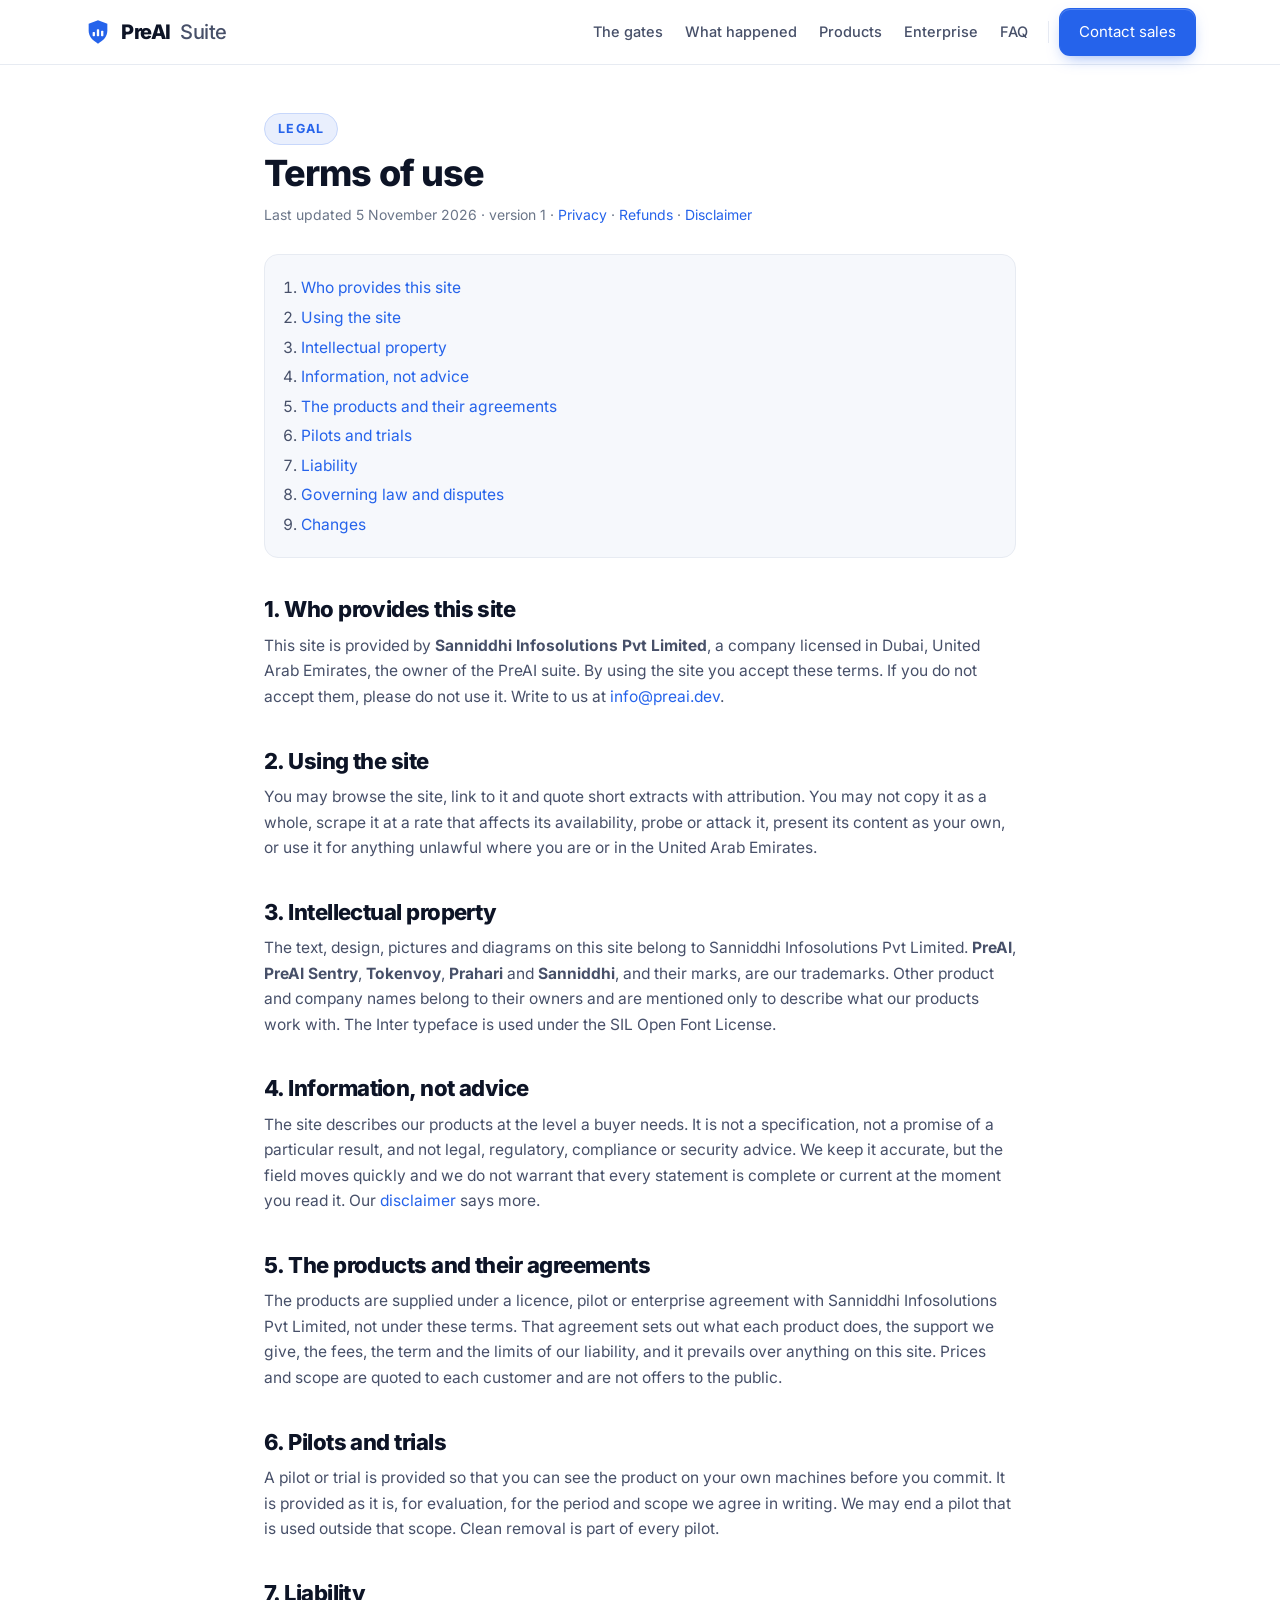
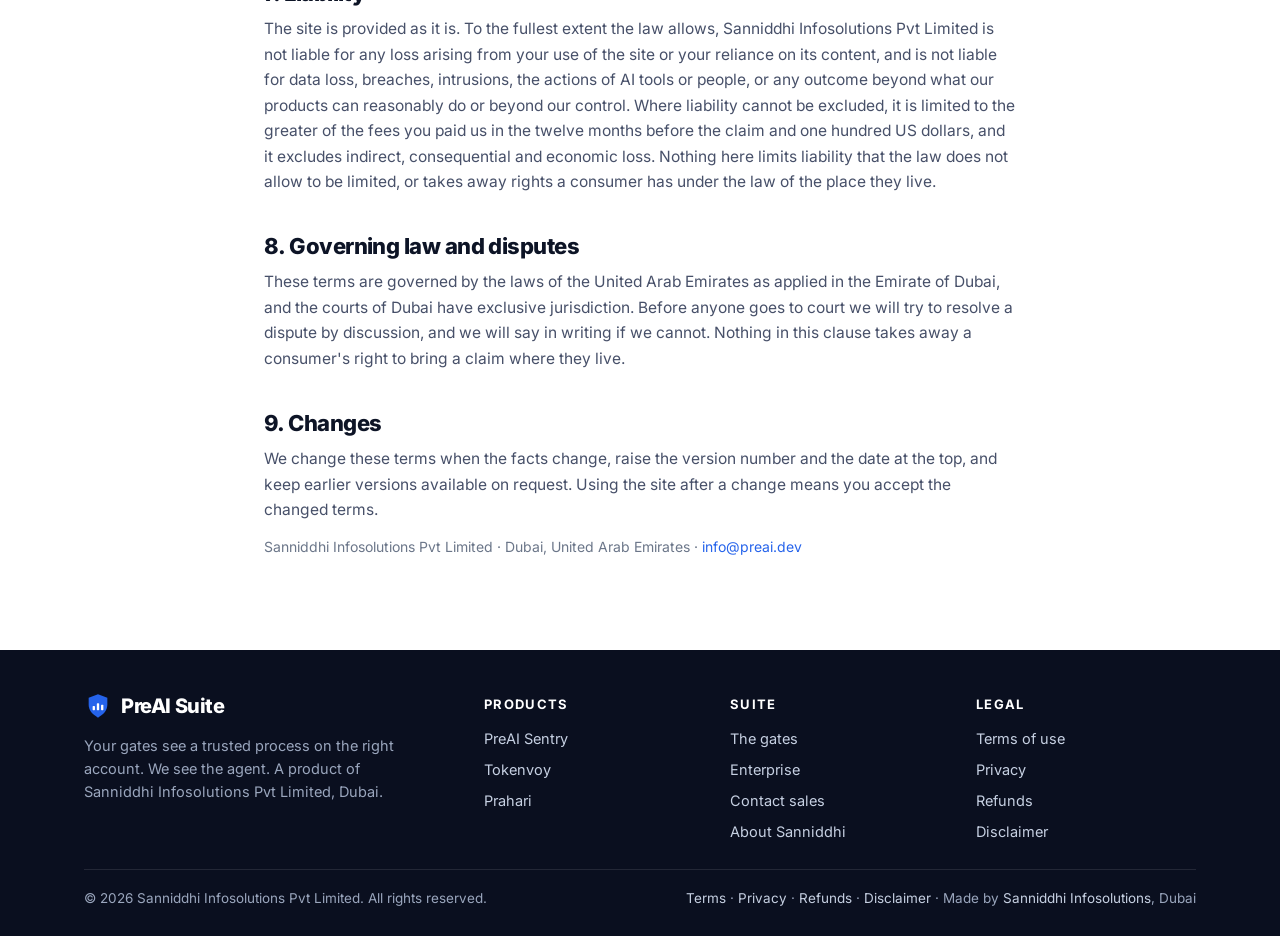
<file: terms.html>
<!doctype html>
<html lang="en">
<head>
  <meta charset="utf-8">
  <meta name="viewport" content="width=device-width, initial-scale=1">
  <title>Terms of use — PreAI suite</title>
  <meta name="description" content="The terms on which Sanniddhi Infosolutions Pvt Limited makes the PreAI suite website available, and how the products themselves are supplied.">
  <meta name="theme-color" content="#2563eb">
  <meta name="robots" content="noindex">
  <link rel="icon" href="assets/preai-icon.svg" type="image/svg+xml">
  <link rel="stylesheet" href="styles.css">
</head>
<body>
<a class="skip" href="#main">Skip to content</a>

<header class="site-header">
  <div class="wrap">
    <a class="brand" href="index.html"><img src="assets/preai-icon.svg" alt="">PreAI <span style="font-weight:500;color:var(--muted)">Suite</span></a>
    <button class="nav-toggle" aria-expanded="false" aria-controls="site-nav" aria-label="Open menu"><span></span><span></span><span></span></button>
    <nav class="site-nav" id="site-nav" aria-label="Main">
      <a class="link" href="index.html#gates">The gates</a>
      <a class="link" href="index.html#record">What happened</a>
      <a class="link" href="index.html#products">Products</a>
      <a class="link" href="index.html#enterprise">Enterprise</a>
      <a class="link" href="index.html#faq">FAQ</a>
      <span class="sep"></span>
      <a class="btn btn-primary" href="mailto:info@preai.dev?subject=PreAI%20suite%20sales">Contact sales</a>
    </nav>
  </div>
</header>

<main id="main" class="legal-page">
  <div class="wrap">
    <span class="eyebrow">Legal</span>
    <h1>Terms of use</h1>
    <p class="updated">Last updated 5 November 2026 · version 1 · <a href="privacy.html">Privacy</a> · <a href="refunds.html">Refunds</a> · <a href="disclaimer.html">Disclaimer</a></p>

    <ol class="toc">
      <li><a href="#who">Who provides this site</a></li>
      <li><a href="#use">Using the site</a></li>
      <li><a href="#ip">Intellectual property</a></li>
      <li><a href="#content">Information, not advice</a></li>
      <li><a href="#products">The products and their agreements</a></li>
      <li><a href="#pilots">Pilots and trials</a></li>
      <li><a href="#liability">Liability</a></li>
      <li><a href="#law">Governing law and disputes</a></li>
      <li><a href="#changes">Changes</a></li>
    </ol>

    <h2 id="who">1. Who provides this site</h2>
    <p>This site is provided by <strong>Sanniddhi Infosolutions Pvt Limited</strong>, a company licensed in Dubai, United Arab Emirates, the owner of the PreAI suite. By using the site you accept these terms. If you do not accept them, please do not use it. Write to us at <a href="mailto:info@preai.dev">info@preai.dev</a>.</p>

    <h2 id="use">2. Using the site</h2>
    <p>You may browse the site, link to it and quote short extracts with attribution. You may not copy it as a whole, scrape it at a rate that affects its availability, probe or attack it, present its content as your own, or use it for anything unlawful where you are or in the United Arab Emirates.</p>

    <h2 id="ip">3. Intellectual property</h2>
    <p>The text, design, pictures and diagrams on this site belong to Sanniddhi Infosolutions Pvt Limited. <strong>PreAI</strong>, <strong>PreAI Sentry</strong>, <strong>Tokenvoy</strong>, <strong>Prahari</strong> and <strong>Sanniddhi</strong>, and their marks, are our trademarks. Other product and company names belong to their owners and are mentioned only to describe what our products work with. The Inter typeface is used under the SIL Open Font License.</p>

    <h2 id="content">4. Information, not advice</h2>
    <p>The site describes our products at the level a buyer needs. It is not a specification, not a promise of a particular result, and not legal, regulatory, compliance or security advice. We keep it accurate, but the field moves quickly and we do not warrant that every statement is complete or current at the moment you read it. Our <a href="disclaimer.html">disclaimer</a> says more.</p>

    <h2 id="products">5. The products and their agreements</h2>
    <p>The products are supplied under a licence, pilot or enterprise agreement with Sanniddhi Infosolutions Pvt Limited, not under these terms. That agreement sets out what each product does, the support we give, the fees, the term and the limits of our liability, and it prevails over anything on this site. Prices and scope are quoted to each customer and are not offers to the public.</p>

    <h2 id="pilots">6. Pilots and trials</h2>
    <p>A pilot or trial is provided so that you can see the product on your own machines before you commit. It is provided as it is, for evaluation, for the period and scope we agree in writing. We may end a pilot that is used outside that scope. Clean removal is part of every pilot.</p>

    <h2 id="liability">7. Liability</h2>
    <p>The site is provided as it is. To the fullest extent the law allows, Sanniddhi Infosolutions Pvt Limited is not liable for any loss arising from your use of the site or your reliance on its content, and is not liable for data loss, breaches, intrusions, the actions of AI tools or people, or any outcome beyond what our products can reasonably do or beyond our control. Where liability cannot be excluded, it is limited to the greater of the fees you paid us in the twelve months before the claim and one hundred US dollars, and it excludes indirect, consequential and economic loss. Nothing here limits liability that the law does not allow to be limited, or takes away rights a consumer has under the law of the place they live.</p>

    <h2 id="law">8. Governing law and disputes</h2>
    <p>These terms are governed by the laws of the United Arab Emirates as applied in the Emirate of Dubai, and the courts of Dubai have exclusive jurisdiction. Before anyone goes to court we will try to resolve a dispute by discussion, and we will say in writing if we cannot. Nothing in this clause takes away a consumer's right to bring a claim where they live.</p>

    <h2 id="changes">9. Changes</h2>
    <p>We change these terms when the facts change, raise the version number and the date at the top, and keep earlier versions available on request. Using the site after a change means you accept the changed terms.</p>

    <p class="updated">Sanniddhi Infosolutions Pvt Limited · Dubai, United Arab Emirates · <a href="mailto:info@preai.dev">info@preai.dev</a></p>
  </div>
</main>

<footer class="site-footer">
  <div class="wrap">
    <div class="cols">
      <div>
        <div class="fbrand"><img src="assets/preai-icon.svg" width="28" height="28" alt="">PreAI Suite</div>
        <p>Your gates see a trusted process on the right account. We see the agent. A product of Sanniddhi Infosolutions Pvt Limited, Dubai.</p>
      </div>
      <div>
        <h4>Products</h4>
        <ul><li><a href="https://preai.dev" target="_blank" rel="noopener">PreAI Sentry</a></li><li><a href="https://tokenvoy.preai.dev" target="_blank" rel="noopener">Tokenvoy</a></li><li><a href="https://prahari.preai.dev" target="_blank" rel="noopener">Prahari</a></li></ul>
      </div>
      <div>
        <h4>Suite</h4>
        <ul><li><a href="index.html#gates">The gates</a></li><li><a href="index.html#enterprise">Enterprise</a></li><li><a href="mailto:info@preai.dev?subject=PreAI%20suite%20Enterprise%20sales">Contact sales</a></li><li><a href="https://sanniddhi.com" target="_blank" rel="noopener">About Sanniddhi</a></li></ul>
      </div>
      <div>
        <h4>Legal</h4>
        <ul><li><a href="terms.html">Terms of use</a></li><li><a href="privacy.html">Privacy</a></li><li><a href="refunds.html">Refunds</a></li><li><a href="disclaimer.html">Disclaimer</a></li></ul>
      </div>
    </div>
    <div class="legal">
      <span>© 2026 Sanniddhi Infosolutions Pvt Limited. All rights reserved.</span>
      <span><a href="terms.html">Terms</a> · <a href="privacy.html">Privacy</a> · <a href="refunds.html">Refunds</a> · <a href="disclaimer.html">Disclaimer</a> · Made by <a href="https://sanniddhi.com" target="_blank" rel="noopener">Sanniddhi Infosolutions</a>, Dubai</span>
    </div>
  </div>
</footer>

<script src="main.js" defer></script>
</body>
</html>
</file>
<file: styles.css>
/* PreAI suite website (suite.preai.dev). Same design system as preai.dev,
   tokenvoy.preai.dev and the Prahari site (class names match, so sections port
   across), in the suite's blue. Each product keeps its own colour on this page:
   --sentry blue, --tokenvoy amber, --prahari teal, as in the architecture
   diagram. The suite-only components are at the end of the file. */

/* ---------- Inter, self-hosted (SIL Open Font License); no third-party requests ---------- */
@font-face {
  font-family: 'Inter';
  font-style: normal;
  font-weight: 400 800;
  font-display: swap;
  src: url(assets/fonts/inter-cyrillic-ext.woff2) format('woff2');
  unicode-range: U+0460-052F, U+1C80-1C8A, U+20B4, U+2DE0-2DFF, U+A640-A69F, U+FE2E-FE2F;
}
@font-face {
  font-family: 'Inter';
  font-style: normal;
  font-weight: 400 800;
  font-display: swap;
  src: url(assets/fonts/inter-cyrillic.woff2) format('woff2');
  unicode-range: U+0301, U+0400-045F, U+0490-0491, U+04B0-04B1, U+2116;
}
@font-face {
  font-family: 'Inter';
  font-style: normal;
  font-weight: 400 800;
  font-display: swap;
  src: url(assets/fonts/inter-greek-ext.woff2) format('woff2');
  unicode-range: U+1F00-1FFF;
}
@font-face {
  font-family: 'Inter';
  font-style: normal;
  font-weight: 400 800;
  font-display: swap;
  src: url(assets/fonts/inter-greek.woff2) format('woff2');
  unicode-range: U+0370-0377, U+037A-037F, U+0384-038A, U+038C, U+038E-03A1, U+03A3-03FF;
}
@font-face {
  font-family: 'Inter';
  font-style: normal;
  font-weight: 400 800;
  font-display: swap;
  src: url(assets/fonts/inter-vietnamese.woff2) format('woff2');
  unicode-range: U+0102-0103, U+0110-0111, U+0128-0129, U+0168-0169, U+01A0-01A1, U+01AF-01B0, U+0300-0301, U+0303-0304, U+0308-0309, U+0323, U+0329, U+1EA0-1EF9, U+20AB;
}
@font-face {
  font-family: 'Inter';
  font-style: normal;
  font-weight: 400 800;
  font-display: swap;
  src: url(assets/fonts/inter-latin-ext.woff2) format('woff2');
  unicode-range: U+0100-02BA, U+02BD-02C5, U+02C7-02CC, U+02CE-02D7, U+02DD-02FF, U+0304, U+0308, U+0329, U+1D00-1DBF, U+1E00-1E9F, U+1EF2-1EFF, U+2020, U+20A0-20AB, U+20AD-20C4, U+2113, U+2C60-2C7F, U+A720-A7FF;
}
@font-face {
  font-family: 'Inter';
  font-style: normal;
  font-weight: 400 800;
  font-display: swap;
  src: url(assets/fonts/inter-latin.woff2) format('woff2');
  unicode-range: U+0000-00FF, U+0131, U+0152-0153, U+02BB-02BC, U+02C6, U+02DA, U+02DC, U+0304, U+0308, U+0329, U+2000-206F, U+20AC, U+2122, U+2191, U+2193, U+2212, U+2215, U+FEFF, U+FFFD;
}

:root {
  color-scheme: light;
  --accent: #2563eb;
  --accent-dark: #1d4ed8;
  --accent-soft: #e9effd;
  --accent-line: #c7d7fb;
  --accent-glow: rgba(37, 99, 235, .55);
  --sentry: #2563eb;
  --sentry-soft: #e9effd;
  --sentry-line: #c7d7fb;
  --tokenvoy: #b86f00;
  --tokenvoy-soft: #fdf3e0;
  --tokenvoy-line: #f3d7a8;
  --prahari: #0f766e;
  --prahari-soft: #e7f5f3;
  --prahari-line: #bfe4de;
  --bg: #ffffff;
  --bg-soft: #f6f8fc;
  --fg: #0d1426;
  --muted: #475069;
  --faint: #6b7689;
  --line: #e7ebf2;
  --line-soft: #eef2f8;
  --red: #c01c28;
  --red-soft: #fef2f2;
  --green: #057a55;
  --green-soft: #ecfdf5;
  --amber: #b45309;
  --amber-soft: #fff8ed;
  --plain: #7c3aed;
  --plain-soft: #f5f3ff;
  --blue: #2563eb;
  --blue-soft: #e9effd;
  --ink: #0a0f1f;
  --ink-2: #0c1326;
  --ink-line: rgba(255, 255, 255, .10);
  --maxw: 1160px;
  --radius: 16px;
  --shadow-sm: 0 1px 2px rgba(13, 20, 38, .05), 0 1px 3px rgba(13, 20, 38, .06);
  --shadow-md: 0 6px 16px rgba(13, 20, 38, .07), 0 14px 32px rgba(13, 20, 38, .07);
  --shadow-lg: 0 12px 28px rgba(13, 20, 38, .10), 0 36px 70px rgba(13, 20, 38, .12);
  --mono: ui-monospace, SFMono-Regular, Menlo, Consolas, monospace;
}

* { box-sizing: border-box; }
svg { fill: none; stroke: currentColor; stroke-width: 2; stroke-linecap: round; stroke-linejoin: round; }  /* the sprite's symbols carry no stroke of their own */
html { scroll-behavior: smooth; scroll-padding-top: 76px; }
body {
  margin: 0;
  background: var(--bg);
  color: var(--fg);
  font: 15px/1.6 Inter, -apple-system, BlinkMacSystemFont, "Segoe UI", Roboto, sans-serif;
  -webkit-font-smoothing: antialiased;
}
a { color: var(--accent); text-decoration: none; }
a:hover { text-decoration: underline; }
:focus-visible { outline: 2px solid var(--accent); outline-offset: 2px; border-radius: 6px; }
h1, h2, h3 { letter-spacing: -.025em; font-weight: 800; line-height: 1.2; text-wrap: balance; color: var(--fg); }
code {
  font-family: var(--mono); font-size: .9em; color: var(--fg);
  background: var(--bg-soft); border: 1px solid var(--line); padding: 1px 6px; border-radius: 6px;
}
.wrap { max-width: var(--maxw); margin: 0 auto; padding-inline: 24px; }
.sr-only { position: absolute; width: 1px; height: 1px; overflow: hidden; clip: rect(0 0 0 0); white-space: nowrap; }
.skip { position: absolute; left: 12px; top: -48px; z-index: 60; background: var(--accent); color: #fff; padding: 8px 14px; border-radius: 9px; font-weight: 600; }
.skip:focus { top: 12px; }

/* ---------- header ---------- */
.site-header {
  position: sticky; top: 0; z-index: 50;
  background: rgba(255, 255, 255, .82);
  -webkit-backdrop-filter: saturate(180%) blur(12px);
  backdrop-filter: saturate(180%) blur(12px);
  border-bottom: 1px solid var(--line);
}
.site-header .wrap { position: relative; display: flex; align-items: center; justify-content: space-between; height: 64px; gap: 20px; }
.brand { display: flex; align-items: center; gap: 9px; font-weight: 800; letter-spacing: -.02em; font-size: 20px; color: var(--fg); white-space: nowrap; }
.brand:hover { text-decoration: none; }
.brand img { width: 28px; height: 28px; flex: none; display: block; }
.site-nav { display: flex; align-items: center; gap: 2px; flex-wrap: nowrap; }
.site-nav a.link { color: var(--muted); font-size: 14.5px; font-weight: 500; padding: 8px 10px; border-radius: 9px; white-space: nowrap; }
.site-nav a.link:hover { color: var(--fg); background: var(--bg-soft); text-decoration: none; }
.site-nav .sep { width: 1px; height: 22px; background: var(--line); margin: 0 8px; }
.nav-toggle {
  display: none; background: #fff; border: 1px solid var(--line); border-radius: 10px;
  width: 42px; height: 38px; cursor: pointer; align-items: center; justify-content: center; flex-direction: column; gap: 4px;
}
.nav-toggle span { display: block; width: 17px; height: 2px; background: var(--fg); border-radius: 2px; }

/* ---------- buttons, eyebrows, pills ---------- */
.btn {
  display: inline-flex; align-items: center; justify-content: center; gap: 8px;
  font: 600 15px/1.2 inherit; font-family: inherit; padding: 11px 19px; border-radius: 11px;
  border: 1px solid transparent; cursor: pointer; white-space: nowrap;
  transition: transform .08s ease, box-shadow .18s ease, background .18s ease, border-color .18s ease;
}
.btn:hover { text-decoration: none; }
.btn:active { transform: translateY(1px); }
.btn .ar { transition: transform .15s ease; }
.btn:hover .ar { transform: translateX(3px); }
.btn-primary { background: var(--accent); color: #fff; box-shadow: inset 0 1px 0 rgba(255, 255, 255, .2), 0 6px 16px -6px var(--accent-glow); }
.btn-primary:hover { background: var(--accent-dark); }
.btn-ghost { background: #fff; color: var(--fg); border-color: var(--line); }
.btn-ghost:hover { border-color: #c8d2e2; background: var(--bg-soft); }
.btn-lg { font-size: 16px; padding: 13px 24px; }

.eyebrow {
  display: inline-flex; align-items: center; gap: 8px;
  font-size: 12.5px; font-weight: 700; text-transform: uppercase; letter-spacing: .1em;
  color: var(--accent); background: var(--accent-soft); border: 1px solid var(--accent-line);
  padding: 5px 13px; border-radius: 999px;
}
.pill {
  display: inline-flex; align-items: center; gap: 7px;
  font-size: 13px; font-weight: 600; color: var(--muted);
  background: #fff; border: 1px solid var(--line); padding: 6px 13px; border-radius: 999px;
}
.pill svg { width: 14px; height: 14px; color: var(--green); }

/* ---------- hero ---------- */
.hero {
  position: relative; overflow: hidden; padding: 60px 0 52px;
  background:
    radial-gradient(900px 380px at 50% -110px, var(--accent-soft) 0, rgba(233, 239, 253, 0) 72%),
    linear-gradient(180deg, #ffffff 0, var(--bg-soft) 100%);
  border-bottom: 1px solid var(--line);
}
.hero .wrap { display: grid; grid-template-columns: minmax(0, 1fr); gap: 40px; }
.hero .wrap > * { min-width: 0; }
.hero-copy { text-align: center; max-width: 820px; margin: 0 auto; }
.hero h1 { font-size: 50px; line-height: 1.07; margin: 16px auto; max-width: 22ch; }
.hero h1 .hl { color: var(--accent); }
.lede { font-size: 19px; line-height: 1.55; color: var(--muted); max-width: 62ch; margin: 0 auto 24px; }
.cta-row { display: flex; flex-wrap: wrap; gap: 13px; margin-bottom: 22px; }
.hero-copy .cta-row, .hero-copy .trust { justify-content: center; }
.trust { display: flex; flex-wrap: wrap; gap: 9px; }

/* ---------- product screenshot in a window frame ---------- */
.shot {
  margin: 0; min-width: 0; max-width: 100%; background: #0e1626; border: 1px solid rgba(255, 255, 255, .08); border-radius: 16px;
  box-shadow: 0 28px 60px -26px rgba(13, 20, 38, .5), 0 0 0 1px var(--line); overflow: hidden;
}
.shot-bar { display: flex; align-items: center; gap: 7px; padding: 10px 14px; background: #0a1120; border-bottom: 1px solid rgba(255, 255, 255, .07); font: 12px/1 var(--mono); }
.shot-bar .dot { width: 11px; height: 11px; border-radius: 50%; flex: none; }
.shot-bar .dot.r { background: #ff5f57; } .shot-bar .dot.y { background: #febc2e; } .shot-bar .dot.g { background: #28c840; }
.shot-tab { margin-left: 8px; color: #8a97ad; white-space: nowrap; overflow: hidden; text-overflow: ellipsis; }
.shot-badge {
  margin-left: auto; color: #bfdbfe; background: rgba(59, 130, 246, .18); border: 1px solid rgba(96, 165, 250, .4);
  border-radius: 999px; padding: 3px 9px; font-weight: 700; white-space: nowrap;
}
.shot picture, .shot img { display: block; width: 100%; height: auto; }
.shot img { border-bottom: 1px solid rgba(255, 255, 255, .07); }
.shot-notes { display: grid; grid-template-columns: repeat(3, 1fr); }
.shot-note { display: flex; gap: 11px; align-items: flex-start; padding: 12px 16px; font-size: 13px; line-height: 1.45; color: #cdd7e6; border-right: 1px solid rgba(255, 255, 255, .07); }
.shot-note:last-child { border-right: 0; }
.shot-note.red { background: rgba(239, 68, 68, .08); }
.shot-note.teal { background: rgba(20, 184, 166, .08); }
.shot-note.amber { background: rgba(217, 138, 0, .09); }
.shot-note.blue { background: rgba(59, 130, 246, .10); }
.shot-note b { color: #fff; }
.shot-note .tag { flex: none; font: 700 10.5px/1 var(--mono); letter-spacing: .06em; color: #ffb4b4; background: rgba(239, 68, 68, .18); border-radius: 4px; padding: 5px 6px; margin-top: 2px; }
.shot-note .tag.teal { color: #9adfd5; background: rgba(20, 184, 166, .18); }
.shot-note .tag.dark { color: #e7edf6; background: rgba(255, 255, 255, .12); }
.shot-note .tag.amber { color: #fcd58a; background: rgba(217, 138, 0, .22); }
.shot-note .tag.blue { color: #bfdbfe; background: rgba(59, 130, 246, .24); }

/* ---------- compatible tools strip ---------- */
.compat { padding: 20px 0; border-bottom: 1px solid var(--line); background: #fff; }
.compat .lbl { text-align: center; font-size: 12px; font-weight: 700; letter-spacing: .12em; text-transform: uppercase; color: var(--faint); margin: 0 0 14px; }
.compat .row { display: flex; flex-wrap: wrap; gap: 12px 28px; justify-content: center; }
.compat .host { font-weight: 700; font-size: 15px; color: #39455b; display: inline-flex; align-items: center; gap: 8px; }
.compat .host i { width: 7px; height: 7px; border-radius: 50%; background: var(--accent); display: inline-block; }

/* ---------- bands, section heads, grids, cards ---------- */
section.band { padding: 56px 0; border-bottom: 1px solid var(--line); }
section.band.alt { background: var(--bg-soft); }
.sec-head { max-width: 64ch; margin: 0 auto 32px; text-align: center; }
.sec-head.wide { max-width: 74ch; }
.sec-head .eyebrow { margin-bottom: 14px; }
.sec-head h2 { font-size: 33px; line-height: 1.16; margin: 0 0 12px; }
.sec-head p { font-size: 18px; color: var(--muted); margin: 0; }
.sub-head { text-align: center; margin: 44px auto 20px; max-width: 64ch; }
.sub-head h3 { font-size: 24px; margin: 0 0 8px; }
.sub-head p { color: var(--muted); margin: 0; font-size: 16px; }

.grid { display: grid; gap: 20px; }
.cols-2 { grid-template-columns: repeat(2, 1fr); }
.cols-3 { grid-template-columns: repeat(3, 1fr); }
.cols-4 { grid-template-columns: repeat(4, 1fr); }

.card {
  border: 1px solid var(--line); border-radius: var(--radius); padding: 22px; background: #fff; box-shadow: var(--shadow-sm);
  transition: box-shadow .18s ease, transform .18s ease, border-color .18s ease;
}
.card.hover:hover { box-shadow: var(--shadow-md); transform: translateY(-3px); border-color: var(--accent-line); }
.card h3 { font-size: 18px; margin: 0 0 9px; }
.card p { color: var(--muted); margin: 0; font-size: 15px; }
.card ul { margin: 12px 0 0; padding: 0; list-style: none; }
.card li { position: relative; padding-left: 24px; margin: 7px 0; font-size: 14.5px; color: var(--muted); }
.card li::before {
  content: ""; position: absolute; left: 2px; top: 8px; width: 11px; height: 6px;
  border-left: 2px solid var(--green); border-bottom: 2px solid var(--green); transform: rotate(-45deg);
}
.icon { width: 44px; height: 44px; border-radius: 12px; display: flex; align-items: center; justify-content: center; background: var(--accent-soft); color: var(--accent); margin-bottom: 15px; }
.icon svg { width: 23px; height: 23px; }
.icon.red { background: var(--red-soft); color: var(--red); }
.icon.amber { background: var(--amber-soft); color: var(--amber); }
.icon.green { background: var(--green-soft); color: var(--green); }
.icon.plain { background: var(--plain-soft); color: var(--plain); }
.icon.blue { background: var(--blue-soft); color: var(--blue); }

/* ---------- numbered flow ---------- */
.flow { list-style: none; margin: 0; padding: 0; display: grid; grid-template-columns: repeat(4, 1fr); gap: 20px; counter-reset: step; }
.flow li { counter-increment: step; position: relative; }
.flow .card { height: 100%; }
.flow .step { display: flex; align-items: center; gap: 10px; margin-bottom: 12px; }
.flow .step::before {
  content: counter(step); display: flex; align-items: center; justify-content: center; flex: none;
  width: 28px; height: 28px; border-radius: 50%; background: var(--accent); color: #fff; font-weight: 800; font-size: 13px;
}
.flow .step span { font-size: 12px; font-weight: 700; letter-spacing: .1em; text-transform: uppercase; color: var(--faint); }
.flow .who {
  display: inline-block; margin-top: 12px; font-family: var(--mono); font-size: 12.5px; color: var(--accent);
  background: var(--accent-soft); border: 1px solid var(--accent-line); padding: 2px 8px; border-radius: 6px;
}

/* ---------- comparison tables ---------- */
.cmp-scroll { overflow-x: auto; border-radius: 14px; }
.cmp {
  width: 100%; min-width: 720px; border-collapse: separate; border-spacing: 0; font-size: 15px;
  border: 1px solid var(--line); border-radius: 14px; overflow: hidden; background: #fff;
}
.cmp th, .cmp td { padding: 13px 18px; text-align: left; border-bottom: 1px solid var(--line-soft); vertical-align: top; }
.cmp thead th { background: var(--bg-soft); font-size: 13px; color: var(--faint); font-weight: 700; text-transform: uppercase; letter-spacing: .06em; }
.cmp thead th.us { color: var(--accent); }
.cmp tbody tr:last-child td { border-bottom: none; }
.cmp td.feat { font-weight: 700; color: var(--fg); }
.cmp td.feat small { display: block; font-weight: 500; font-size: 13px; color: var(--faint); }
.cmp td.us { background: var(--accent-soft); }
.cmp .yes { color: var(--green); font-weight: 700; }
.cmp .no { color: var(--red); font-weight: 700; }
.cmp .part { color: var(--amber); font-weight: 700; }
.cmp .muted { color: var(--muted); }
.note { margin: 14px auto 0; text-align: center; font-size: 14px; max-width: 72ch; color: var(--faint); }

/* ---------- dark trust panel ---------- */
.panel-dark {
  position: relative; overflow: hidden; border-radius: 22px; color: #e2e8f0;
  background:
    radial-gradient(700px 260px at 100% 0, rgba(59, 130, 246, .18), transparent 70%),
    linear-gradient(180deg, var(--ink-2) 0, var(--ink) 100%);
  padding: 40px; box-shadow: var(--shadow-lg);
}
.panel-dark .eyebrow { background: rgba(59, 130, 246, .18); border-color: rgba(96, 165, 250, .45); color: #bfdbfe; }
.panel-dark h2 { color: #fff; font-size: 31px; margin: 14px 0; max-width: 24ch; }
.panel-dark > p { color: #c2cde0; font-size: 17px; max-width: 64ch; margin: 0 0 28px; }
.facts { display: grid; grid-template-columns: repeat(3, 1fr); gap: 24px 26px; }
.fact { padding-left: 26px; position: relative; }
.fact::before {
  content: ""; position: absolute; left: 0; top: 5px; width: 13px; height: 7px;
  border-left: 2px solid #4ade80; border-bottom: 2px solid #4ade80; transform: rotate(-45deg);
}
.fact b { display: block; color: #fff; font-size: 15px; margin-bottom: 3px; }
.fact span { color: #93a1ba; font-size: 14px; }
.stats { display: grid; grid-template-columns: repeat(5, 1fr); gap: 16px; margin-top: 32px; padding-top: 26px; border-top: 1px solid var(--ink-line); }
.stat b { display: block; color: #fff; font-size: 30px; font-weight: 800; letter-spacing: -.03em; line-height: 1.1; }
.stat span { color: #93a1ba; font-size: 13.5px; }

/* ---------- suite ---------- */
.suite { display: grid; grid-template-columns: repeat(3, 1fr); gap: 20px; }
.suite .card { display: flex; flex-direction: column; }
.suite-top { display: flex; align-items: center; gap: 12px; margin-bottom: 14px; }
.suite-top img { width: 40px; height: 40px; border-radius: 10px; flex: none; }
.suite-top h3 { margin: 0; font-size: 18px; }
.suite-top small { display: block; font-size: 12px; font-weight: 700; letter-spacing: .08em; text-transform: uppercase; color: var(--faint); }
.suite .card p { flex: 1; }
.suite .go { margin-top: 16px; font-weight: 700; font-size: 14.5px; }
.suite .card.here { border-color: var(--accent-line); box-shadow: 0 0 0 3px var(--accent-soft), var(--shadow-sm); }
.suite .here .go { color: var(--accent); }
.tagline { text-align: center; margin: 26px 0 0; font-size: 20px; font-weight: 800; letter-spacing: -.02em; }
.tagline span { color: var(--accent); }

/* ---------- pricing ---------- */
.price-grid { display: grid; grid-template-columns: repeat(2, minmax(0, 1fr)); gap: 20px; max-width: 860px; margin: 0 auto; }
.price-grid.one { grid-template-columns: 1fr; max-width: 560px; }
.price-card { background: #fff; border: 1px solid var(--line); border-radius: 20px; padding: 26px 24px; box-shadow: var(--shadow-sm); display: flex; flex-direction: column; }
.price-card.featured { border-color: var(--accent-line); box-shadow: 0 0 0 3px var(--accent-soft), var(--shadow-sm); }
.price-eyebrow { margin: 0 0 6px; font-size: 12px; font-weight: 700; letter-spacing: .08em; text-transform: uppercase; color: var(--accent); }
.price-card h3 { margin: 0 0 10px; font-size: 26px; }
.price-card .price-amt { color: var(--fg); margin: 0 0 12px; font-size: 40px; font-weight: 800; letter-spacing: -.03em; line-height: 1; }
.price-amt span { font-size: 16px; font-weight: 600; color: var(--muted); letter-spacing: 0; }
.price-card > p { margin: 0 0 14px; color: var(--muted); }
.price-card ul { margin: 0 0 22px; padding-left: 18px; color: var(--fg); flex: 1; }
.price-card li { margin: 0 0 6px; }
.price-card .cta-row { margin: 0; }

/* ---------- FAQ ---------- */
.faq { max-width: 780px; margin: 0 auto; }
.faq details { border: 1px solid var(--line); border-radius: 12px; margin-bottom: 12px; background: #fff; overflow: hidden; }
.faq details[open] { box-shadow: var(--shadow-sm); border-color: var(--accent-line); }
.faq summary { cursor: pointer; list-style: none; padding: 17px 22px; font-weight: 600; font-size: 16px; display: flex; justify-content: space-between; align-items: center; gap: 16px; }
.faq summary::-webkit-details-marker { display: none; }
.faq .plus { flex: none; width: 20px; height: 20px; position: relative; }
.faq .plus::before, .faq .plus::after { content: ""; position: absolute; background: var(--accent); border-radius: 2px; left: 50%; top: 50%; }
.faq .plus::before { width: 14px; height: 2px; transform: translate(-50%, -50%); }
.faq .plus::after { width: 2px; height: 14px; transform: translate(-50%, -50%); transition: transform .2s ease; }
.faq details[open] .plus::after { transform: translate(-50%, -50%) scaleY(0); }
.faq .ans { padding: 0 22px 20px; color: var(--muted); font-size: 15px; line-height: 1.65; }
.faq .ans p { margin: 0; }

/* ---------- download band ---------- */
.cta-band {
  padding: 60px 0; text-align: center; border-bottom: 1px solid var(--line);
  background: radial-gradient(900px 320px at 50% -60px, var(--accent-soft), transparent 70%), var(--bg-soft);
}
.cta-band h2 { font-size: 33px; margin: 0 0 12px; }
.cta-band > .wrap > p { font-size: 18px; color: var(--muted); max-width: 58ch; margin: 0 auto 26px; }
.cta-band .eyebrow { margin-bottom: 14px; }

/* ---------- footer ---------- */
.site-footer { background: var(--ink); color: #9aa6bd; padding: 40px 0 26px; font-size: 14.5px; }
.site-footer a { color: #c6d0e2; }
.site-footer a:hover { color: #fff; }
.site-footer .cols { display: grid; grid-template-columns: 1.7fr 1fr 1fr 1fr; gap: 26px; margin-bottom: 26px; }
.site-footer .fbrand { display: flex; align-items: center; gap: 9px; color: #fff; margin-bottom: 12px; font-weight: 800; font-size: 20px; letter-spacing: -.02em; }
.site-footer .fbrand img { width: 28px; height: 28px; }
.site-footer h4 { color: #fff; font-size: 13px; text-transform: uppercase; letter-spacing: .1em; margin: 4px 0 12px; }
.site-footer ul { list-style: none; margin: 0; padding: 0; display: grid; gap: 8px; }
.site-footer p { margin: 0; max-width: 38ch; }
.site-footer .legal { border-top: 1px solid var(--ink-line); padding-top: 18px; display: flex; justify-content: space-between; flex-wrap: wrap; gap: 10px; font-size: 13.5px; }

/* ---------- product colours (dots, chips, bars) ---------- */
.p-sentry { --p: var(--sentry); --p-soft: var(--sentry-soft); --p-line: var(--sentry-line); }
.p-tokenvoy { --p: var(--tokenvoy); --p-soft: var(--tokenvoy-soft); --p-line: var(--tokenvoy-line); }
.p-prahari { --p: var(--prahari); --p-soft: var(--prahari-soft); --p-line: var(--prahari-line); }
.dot { display: inline-block; width: 10px; height: 10px; border-radius: 50%; background: var(--p); flex: none; vertical-align: middle; }
.dot.ring { background: #fff; box-shadow: inset 0 0 0 2px var(--p); }
.key { display: flex; flex-wrap: wrap; gap: 8px 22px; justify-content: center; margin: 0 0 24px; font-size: 14px; font-weight: 600; color: var(--muted); }
.key span { display: inline-flex; align-items: center; gap: 8px; }

/* ---------- the three products ---------- */
.prods { display: grid; gap: 22px; }
.prod {
  display: grid; grid-template-columns: 1.15fr .85fr; gap: 28px; padding: 28px 28px 28px 32px; position: relative; overflow: hidden;
  background: #fff; border: 1px solid var(--line); border-radius: 20px; box-shadow: var(--shadow-sm);
}
.prod::before { content: ""; position: absolute; left: 0; top: 0; bottom: 0; width: 7px; background: var(--p); }
.prod-top { display: flex; align-items: center; gap: 14px; margin-bottom: 12px; }
.prod-top img { width: 46px; height: 46px; border-radius: 12px; flex: none; }
.prod-top small { display: block; font-size: 12px; font-weight: 700; letter-spacing: .09em; text-transform: uppercase; color: var(--p); }
.prod-top h3 { margin: 0; font-size: 24px; }
.prod .line { font-size: 17px; font-weight: 600; color: var(--fg); margin: 0 0 10px; }
.prod p { color: var(--muted); margin: 0 0 14px; }
.prod .chips { justify-content: flex-start; }
.prod .type-chip { background: var(--p-soft); border-color: var(--p-line); color: var(--fg); display: inline-flex; align-items: center; gap: 7px; }
.prod .type-chip::before { content: ""; width: 6px; height: 6px; border-radius: 50%; background: var(--p); }
.prod .go { display: inline-block; margin-top: 18px; font-weight: 700; color: var(--p); }
.prod-side { background: var(--bg-soft); border: 1px solid var(--line); border-radius: 14px; padding: 18px 20px; }
.prod-side h4 { margin: 0 0 10px; font-size: 12.5px; font-weight: 700; letter-spacing: .09em; text-transform: uppercase; color: var(--faint); }
.prod-side ul { margin: 0 0 16px; padding: 0; list-style: none; }
.prod-side li { position: relative; padding-left: 22px; margin: 6px 0; font-size: 14.5px; color: var(--muted); }
.prod-side li b { color: var(--fg); }
.prod-side li::before { content: ""; position: absolute; left: 1px; top: 8px; width: 10px; height: 5px; border-left: 2px solid var(--p); border-bottom: 2px solid var(--p); transform: rotate(-45deg); }
.prod-side .with { display: flex; flex-wrap: wrap; gap: 6px; }
.prod-side .with span { font-size: 12.5px; font-weight: 600; color: var(--muted); background: #fff; border: 1px solid var(--line); border-radius: 999px; padding: 3px 9px; }

/* ---------- coverage matrices ---------- */
.grid.matrices { align-items: start; }
.cmp.mx { min-width: 540px; }
.mx th.p { text-align: center; }
.mx th.p span { display: inline-flex; align-items: center; gap: 7px; }
.mx td.c { text-align: center; }
.mx td.c .dot { width: 12px; height: 12px; }
.mx td.c small { display: block; font-size: 12.5px; color: var(--muted); margin-top: 4px; }
.mx td.c .no { color: #c9d1de; font-weight: 400; }
.mx.dest td.c { text-align: left; }
.mx .how { display: inline-flex; align-items: center; gap: 7px; font-size: 13.5px; font-weight: 600; color: var(--fg); background: var(--p-soft); border: 1px solid var(--p-line); border-radius: 999px; padding: 3px 10px 3px 8px; }

/* ---------- the enterprise suite ---------- */
.srv { border-top: 4px solid var(--p); }
.srv .srv-top { display: flex; align-items: center; gap: 10px; margin-bottom: 10px; }
.srv .srv-top .badge { width: 34px; height: 34px; border-radius: 50%; background: var(--p); color: #fff; display: flex; align-items: center; justify-content: center; flex: none; }
.srv .srv-top .badge svg { width: 18px; height: 18px; }
.srv .srv-top small { display: block; font-size: 11.5px; font-weight: 700; letter-spacing: .08em; text-transform: uppercase; color: var(--p); }
.srv h3 { font-size: 17px; margin: 0; }
.srv.team { border-top-color: var(--fg); }
.srv.team .badge { background: var(--fg); }
.srv.team small { color: var(--muted); }
.soc { display: grid; grid-template-columns: repeat(3, 1fr); gap: 20px; margin-top: 20px; }
.soc .card h3 { display: flex; align-items: center; gap: 10px; }
.soc .card h3 svg { width: 20px; height: 20px; color: var(--prahari); flex: none; }

/* ---------- integrations ---------- */
.tiles { display: grid; grid-template-columns: repeat(4, 1fr); gap: 16px; }
.tile { background: #fff; border: 1px solid var(--line); border-radius: 14px; padding: 16px 18px; box-shadow: var(--shadow-sm); }
.tile h3 { font-size: 15.5px; margin: 0 0 2px; display: flex; align-items: center; gap: 9px; }
.tile h3 svg { width: 18px; height: 18px; color: var(--muted); flex: none; }
.tile .ex { font-size: 13px; color: var(--faint); margin: 0 0 10px; }
.tile ul { margin: 0; padding: 0; list-style: none; display: grid; gap: 5px; }
.tile li { display: flex; align-items: center; gap: 8px; font-size: 13.5px; color: var(--muted); }
.tile li b { color: var(--fg); font-weight: 600; }

/* ---------- the public record ---------- */
.record { display: grid; grid-template-columns: repeat(3, 1fr); gap: 18px; }
.inc { background: #fff; border: 1px solid var(--line); border-radius: var(--radius); padding: 20px 22px 18px; box-shadow: var(--shadow-sm); display: flex; flex-direction: column; }
.inc .when { display: inline-block; align-self: flex-start; font: 700 12px/1 var(--mono); letter-spacing: .06em; color: var(--red); background: var(--red-soft); border: 1px solid #f6caca; border-radius: 999px; padding: 6px 10px; margin-bottom: 12px; }
.inc.analyst .when { color: var(--amber); background: var(--amber-soft); border-color: #f3d7a8; }
.inc h3 { font-size: 17px; margin: 0 0 8px; }
.inc p { color: var(--muted); font-size: 14.5px; margin: 0 0 10px; }
.inc .why { font-size: 13.5px; color: var(--fg); background: var(--bg-soft); border-left: 3px solid var(--line); padding: 8px 12px; border-radius: 0 8px 8px 0; flex: 1; }
.inc .why b { color: var(--faint); font-weight: 700; font-size: 12px; letter-spacing: .05em; text-transform: uppercase; display: block; margin-bottom: 2px; }
.inc .src { font-size: 13px; font-weight: 600; margin-top: 4px; }
.gates { display: grid; grid-template-columns: repeat(4, 1fr); gap: 14px; margin-top: 26px; }
.gate { display: grid; grid-template-columns: 22px 1fr; gap: 4px 12px; align-items: center; background: #fff; border: 1px solid var(--line); border-radius: 14px; padding: 14px 16px; }
.gate svg { width: 22px; height: 22px; color: var(--green); grid-row: span 2; }
.gate b { font-size: 14.5px; }
.gate span { font-size: 13px; color: var(--muted); }

/* ---------- three ways to say it ---------- */
.fear { display: flex; flex-direction: column; border-top: 4px solid var(--fg); }
.fear .big { font-size: 24px; font-weight: 800; letter-spacing: -.025em; line-height: 1.15; color: var(--fg); margin: 0 0 6px; text-wrap: balance; }
.fear .punch { font-size: 16px; font-weight: 700; color: var(--red); margin: 0 0 12px; }
.fear p { margin-bottom: 12px; }
.fear .answer { margin: auto 0 0; padding-top: 12px; border-top: 1px solid var(--line-soft); color: var(--fg); }
.fear .answer b { color: var(--accent); }

/* ---------- audiences ---------- */
.aud small { display: block; font-size: 12px; font-weight: 700; letter-spacing: .09em; text-transform: uppercase; color: var(--accent); margin-bottom: 6px; }
.aud h3 { font-size: 19px; line-height: 1.25; margin: 0 0 12px; }
.aud ol { margin: 0 0 14px; padding-left: 20px; color: var(--fg); font-size: 14.5px; }
.aud ol li { margin: 0 0 5px; padding-left: 4px; }
.aud ol li::before { content: none; }
.aud ol li::marker { color: var(--accent); font-weight: 700; }
.aud ul { margin: 0; padding-top: 12px; border-top: 1px solid var(--line-soft); }
.aud ul li { position: relative; padding-left: 20px; font-size: 14px; margin: 8px 0; }
.aud ul li::before { content: none; }
.aud ul li .dot { position: absolute; left: 0; top: 7px; }
.aud ul li b { color: var(--fg); }

/* ---------- the gates, one by one ---------- */
.gates-list { display: grid; gap: 10px; }
.gatex { background: #fff; border: 1px solid var(--line); border-radius: 14px; overflow: hidden; }
.gatex[open] { box-shadow: var(--shadow-sm); border-color: var(--accent-line); }
.gatex summary { list-style: none; cursor: pointer; display: grid; grid-template-columns: 34px 1.1fr 1.6fr 20px; gap: 14px; align-items: center; padding: 14px 18px; }
.gatex summary::-webkit-details-marker { display: none; }
.gatex .n { width: 30px; height: 30px; border-radius: 50%; background: var(--fg); color: #fff; font-weight: 800; font-size: 13px; display: flex; align-items: center; justify-content: center; }
.gatex .names { font-size: 15.5px; color: var(--fg); }
.gatex .names em { font-style: normal; color: var(--faint); font-weight: 500; }
.gatex .qs { display: grid; gap: 2px; font-size: 13px; color: var(--muted); }
.gatex .qs span:last-child { color: var(--accent); font-weight: 600; }
.gatex .plus { width: 20px; height: 20px; position: relative; }
.gatex .plus::before, .gatex .plus::after { content: ""; position: absolute; background: var(--accent); border-radius: 2px; left: 50%; top: 50%; }
.gatex .plus::before { width: 14px; height: 2px; transform: translate(-50%, -50%); }
.gatex .plus::after { width: 2px; height: 14px; transform: translate(-50%, -50%); transition: transform .2s ease; }
.gatex[open] .plus::after { transform: translate(-50%, -50%) scaleY(0); }
.gatex-body { display: grid; grid-template-columns: 1fr 1.4fr; gap: 14px; padding: 4px 18px 18px; }
.pane { border: 1px solid var(--line); border-radius: 12px; padding: 14px 16px; background: #fff; }
.pane .eye { font-size: 11.5px; font-weight: 700; letter-spacing: .09em; text-transform: uppercase; color: var(--faint); margin-bottom: 6px; }
.pane .q { font-size: 16px; font-weight: 700; color: var(--fg); margin: 0 0 8px; line-height: 1.35; }
.pane .sees { font-size: 14px; color: var(--muted); margin: 0 0 10px; }
.pane .sees b { color: var(--fg); }
.pane.pane-gate { background: var(--bg-soft); }
.pane.pane-suite { background: var(--accent-soft); border-color: var(--accent-line); }
.pane.pane-suite .eye { color: var(--accent); }
.pane.pane-amber { background: var(--amber-soft); border-color: #f3d7a8; }
.pane .verdict { display: inline-block; font: 700 11.5px/1 var(--mono); letter-spacing: .08em; text-transform: uppercase; color: var(--amber); border: 1.5px solid var(--amber); border-radius: 999px; padding: 5px 10px; }
.pane .who { display: flex; flex-wrap: wrap; gap: 6px; margin: 0 0 10px; }
.pane .chip { font-size: 12.5px; font-weight: 600; color: var(--accent-dark); background: #fff; border: 1px solid var(--accent-line); border-radius: 999px; padding: 3px 9px; }
.pane.pane-amber .chip { color: var(--amber); border-color: #f3d7a8; }
.pane ul { margin: 0; padding: 0; list-style: none; }
.pane li { position: relative; padding-left: 20px; margin: 5px 0; font-size: 14px; color: var(--fg); }
.pane li::before { content: ""; position: absolute; left: 1px; top: 8px; width: 10px; height: 5px; border-left: 2px solid var(--accent); border-bottom: 2px solid var(--accent); transform: rotate(-45deg); }
.gatex-body .rec { grid-column: 1 / -1; font-size: 13.5px; color: var(--muted); padding: 10px 14px; border: 1px dashed var(--line); border-radius: 10px; }
.gatex-body .rec b { color: var(--fg); }
.gates-sum { display: grid; grid-template-columns: 1fr 1fr 1.3fr; gap: 14px; margin-top: 24px; }
.gates-sum .pane .q { margin: 0; }
.gates-sum .pane.pane-amber .q { margin-top: 10px; }

/* ---------- legal pages ---------- */
.legal-page { padding: 48px 0 64px; }
.legal-page .wrap { max-width: 800px; }
.legal-page h1 { font-size: 36px; line-height: 1.12; margin: 8px 0 10px; }
.legal-page .updated { color: var(--faint); font-size: 14px; margin: 0 0 28px; }
.legal-page h2 { font-size: 22px; margin: 38px 0 10px; }
.legal-page h3 { font-size: 17px; margin: 24px 0 8px; }
.legal-page p, .legal-page li { color: var(--muted); font-size: 15.5px; line-height: 1.65; }
.legal-page p { margin: 0 0 12px; }
.legal-page ul, .legal-page ol { margin: 0 0 14px; padding-left: 22px; }
.legal-page li { margin: 0 0 6px; }
.legal-page .toc { background: var(--bg-soft); border: 1px solid var(--line); border-radius: 14px; padding: 16px 20px 16px 36px; margin: 0 0 24px; }
.legal-page .toc li { margin: 4px 0; }
.legal-page .cmp { min-width: 0; font-size: 14.5px; }
.legal-page .cmp td { color: var(--muted); }
.legal-page .cmp td.feat { color: var(--fg); }
.legal-page .callout { background: var(--accent-soft); border: 1px solid var(--accent-line); border-radius: 12px; padding: 14px 18px; margin: 0 0 16px; color: var(--fg); font-size: 15px; }

.fear .when { font: 700 12px/1 var(--mono); letter-spacing: .06em; color: var(--faint); margin-top: auto; padding-top: 10px; }

/* ---------- who it's for, pilot steps ---------- */
.who .card { padding: 18px 20px; }
.who small { display: block; font-size: 12px; font-weight: 700; letter-spacing: .09em; text-transform: uppercase; color: var(--accent); margin-bottom: 6px; }
.who p { color: var(--fg); font-size: 16.5px; font-weight: 600; line-height: 1.4; letter-spacing: -.01em; }
.flow.three { grid-template-columns: repeat(3, 1fr); }

/* ---------- responsive ---------- */
@media (max-width: 1080px) {
  .site-nav a.link { padding: 8px 8px; font-size: 14px; }
  .grid.matrices { grid-template-columns: 1fr; }
}
@media (max-width: 940px) {
  .hero .wrap { gap: 32px; }
  .prod { grid-template-columns: 1fr; }
  .tiles, .soc, .record, .gates { grid-template-columns: repeat(2, 1fr); }
  .gatex summary { grid-template-columns: 34px 1fr 20px; }
  .gatex .qs { display: none; }
  .gatex-body, .gates-sum { grid-template-columns: 1fr; }
  .hero h1 { font-size: 42px; }
  .shot-notes { grid-template-columns: 1fr; }
  .shot-note { border-right: 0; border-top: 1px solid rgba(255, 255, 255, .07); }
  .cols-2, .cols-3, .cols-4, .flow, .suite { grid-template-columns: repeat(2, 1fr); }
  .stats { grid-template-columns: repeat(3, 1fr); }
  .site-footer .cols { grid-template-columns: 1fr 1fr; }
}
@media (max-width: 900px) {
  .nav-toggle { display: flex; }
  .site-nav { display: none; }
  .site-nav.open {
    display: flex; flex-direction: column; align-items: stretch; gap: 2px;
    position: absolute; top: calc(100% + 10px); right: 24px; min-width: 230px; padding: 8px;
    background: #fff; border: 1px solid var(--line); border-radius: 16px; box-shadow: 0 22px 48px -18px rgba(15, 23, 42, .32);
  }
  .site-nav.open a.link { padding: 11px 14px; font-size: 15.5px; }
  .site-nav.open .sep { width: auto; height: 1px; margin: 6px 8px; }
  .site-nav.open .btn { margin-top: 6px; justify-content: center; }
  .facts { grid-template-columns: 1fr; gap: 16px; }
  .panel-dark { padding: 28px 22px; }
  .panel-dark h2 { font-size: 24px; }
}
@media (max-width: 800px) {
  .price-grid { grid-template-columns: 1fr; }
}
@media (max-width: 620px) {
  .wrap { padding-inline: 16px; }
  .site-nav.open { right: 16px; left: 16px; }
  .hero { padding: 40px 0 36px; }
  .hero h1 { font-size: 34px; }
  .legal-page h1 { font-size: 30px; }
  .lede { font-size: 17px; }
  section.band { padding: 40px 0; }
  .cta-band h2, .sec-head h2 { font-size: 26px; }
  .sec-head p { font-size: 16.5px; }
  .cols-2, .cols-3, .cols-4, .flow, .suite, .site-footer .cols { grid-template-columns: 1fr; }
  .stats { grid-template-columns: repeat(2, 1fr); }
  .tiles, .soc, .record, .gates, .fears, .auds { grid-template-columns: 1fr; }
  .flow.three { grid-template-columns: 1fr; }
  .cmp.gt { min-width: 0; border: 0; background: transparent; }
  .cmp.gt thead { display: none; }
  .cmp.gt, .cmp.gt tbody, .cmp.gt tr, .cmp.gt td { display: block; width: auto; }
  .cmp.gt tr { background: #fff; border: 1px solid var(--line); border-radius: 12px; margin: 0 0 10px; overflow: hidden; }
  .cmp.gt td { border: 0; padding: 4px 14px; }
  .cmp.gt td.feat { padding-top: 12px; font-size: 15.5px; }
  .cmp.gt td:not(.feat)::before { content: attr(data-l); display: block; font-size: 11px; font-weight: 700; letter-spacing: .08em; text-transform: uppercase; color: var(--faint); margin-bottom: 2px; }
  .cmp.gt td.us { margin-top: 6px; padding: 10px 14px 12px; }
  .cmp.gt td.us::before { color: var(--accent); }
  .prod { padding: 22px 18px 22px 22px; }
  .shot { border-radius: 12px; }
  .shot-note { padding: 10px 12px; font-size: 12.5px; }
}
@media (prefers-reduced-motion: reduce) {
  * { transition: none !important; scroll-behavior: auto !important; }
}
</file>
